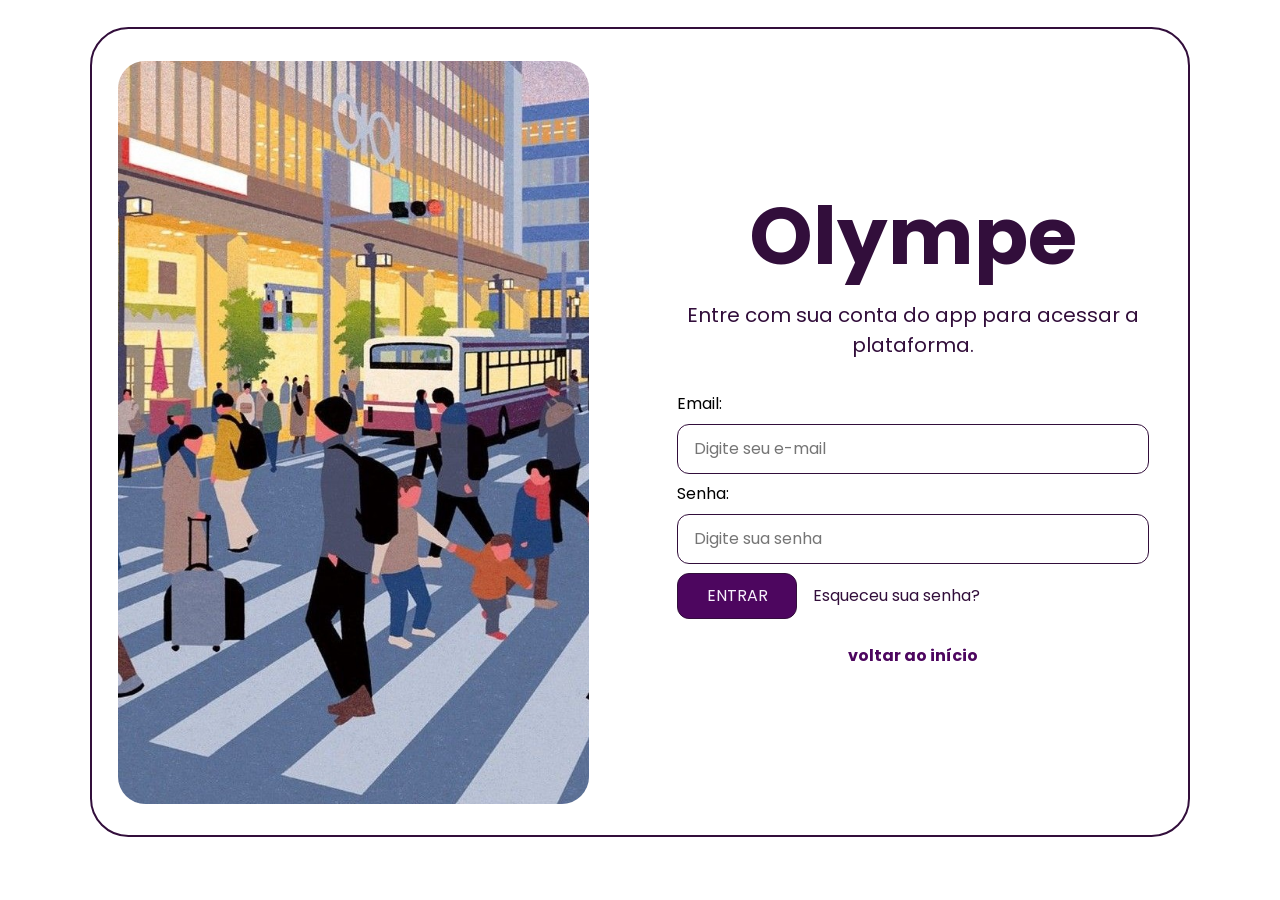
<file: view/denuncias-admin.html>
<!DOCTYPE html>
<html lang="pt-BR">
<head>
    <meta charset="UTF-8">
    <meta name="viewport" content="width=device-width, initial-scale=1.0">

    <title>Gerenciar denúncias | Olympe for Safe</title>

    <link rel="stylesheet" href="../css/style.css">
</head>

<body class="pagina-administrativa">

    <div class="layout-admin">

        <!-- SIDEBAR -->
        <aside class="sidebar-admin">

            <div class="logo-admin">
                OLYMPE<br>
                FOR SAFE
            </div>

            <nav class="menu-admin">

                <span class="titulo-menu-admin">
                    GERENCIAMENTO
                </span>

                <a href="funcionarios.html"
                   class="item-menu-admin">
                    Funcionários
                </a>

                <a href="denuncias-admin.html"
                   class="item-menu-admin ativo">
                    Denúncias
                </a>

                <a href="instituicoes.html"
                   class="item-menu-admin">
                    Instituições
                </a>

                <span class="titulo-menu-admin">
                    SITE
                </span>

                <a href="../index.html"
                   class="item-menu-admin">
                    Voltar para Home
                </a>

            </nav>

        </aside>

        <!-- CONTEÚDO -->
        <div class="conteudo-admin">

            <!-- CABEÇALHO -->
            <header class="cabecalho-admin">

                <div>
                    <h1 class="titulo-cabecalho-admin">
                        Gerenciamento de denúncias
                    </h1>

                    <p>
                        Acompanhe e gerencie as denúncias recebidas.
                    </p>
                </div>

                <div id="acesso">
                    <a href="../login.html">
                        Entrar
                    </a>
                </div>

            </header>

            <!-- ÁREA PRINCIPAL -->
            <main class="pagina-equipe">

                <div class="painel-equipe">

                    <div class="barra-equipe">

                        <div>
                            <h2>Denúncias recebidas</h2>

                            <p>
                                Consulte, acompanhe e gerencie
                                as denúncias registradas na plataforma.
                            </p>
                        </div>

                    </div>

                    <!-- INDICADORES -->
                    <section class="resumo-denuncias">

                        <article class="card-resumo-denuncia">
                            <span>Total de denúncias</span>
                            <strong id="totalDenuncias">0</strong>
                        </article>

                        <article class="card-resumo-denuncia">
                            <span>Pendentes</span>
                            <strong id="totalPendentes">0</strong>
                        </article>

                        <article class="card-resumo-denuncia">
                            <span>Em análise</span>
                            <strong id="totalEmAnalise">0</strong>
                        </article>

                        <article class="card-resumo-denuncia">
                            <span>Resolvidas</span>
                            <strong id="totalResolvidas">0</strong>
                        </article>

                    </section>

                    <!-- PESQUISA E FILTROS -->
                    <section class="filtros-denuncias">

                        <input
                            type="search"
                            id="pesquisaDenuncias"
                            placeholder="Pesquisar denúncias..."
                        >

                        <select id="filtroStatus">
                            <option value="">Todos os status</option>
                            <option value="pendente">Pendente</option>
                            <option value="em_analise">Em análise</option>
                            <option value="resolvida">Resolvida</option>
                        </select>

                        <select id="filtroCategoria">
                            <option value="">Todas as categorias</option>
                        </select>

                        <button
                            type="button"
                            id="btnAtualizarDenuncias"
                            class="botao-equipe">
                            Atualizar lista
                        </button>

                    </section>

                    <!-- CONTADOR -->
                    <p id="contadorDenuncias">
                        Nenhuma denúncia carregada.
                    </p>

                    <!-- LISTA -->
                    <section
                        id="listaDenuncias"
                        class="lista-denuncias-admin">

                        <div class="estado-vazio-denuncias">
                            <h3>Denúncias</h3>

                            <p>
                                As denúncias aparecerão aqui
                                quando carregarmos os dados.
                            </p>
                        </div>

                    </section>

                </div>

            </main>

        </div>

    </div>

    <script src="../js/auth.js"></script>
    <script src="../js/menu-usuario.js"></script>
    <script src="../js/denuncias-admin.js"></script>

</body>
</html>
</file>
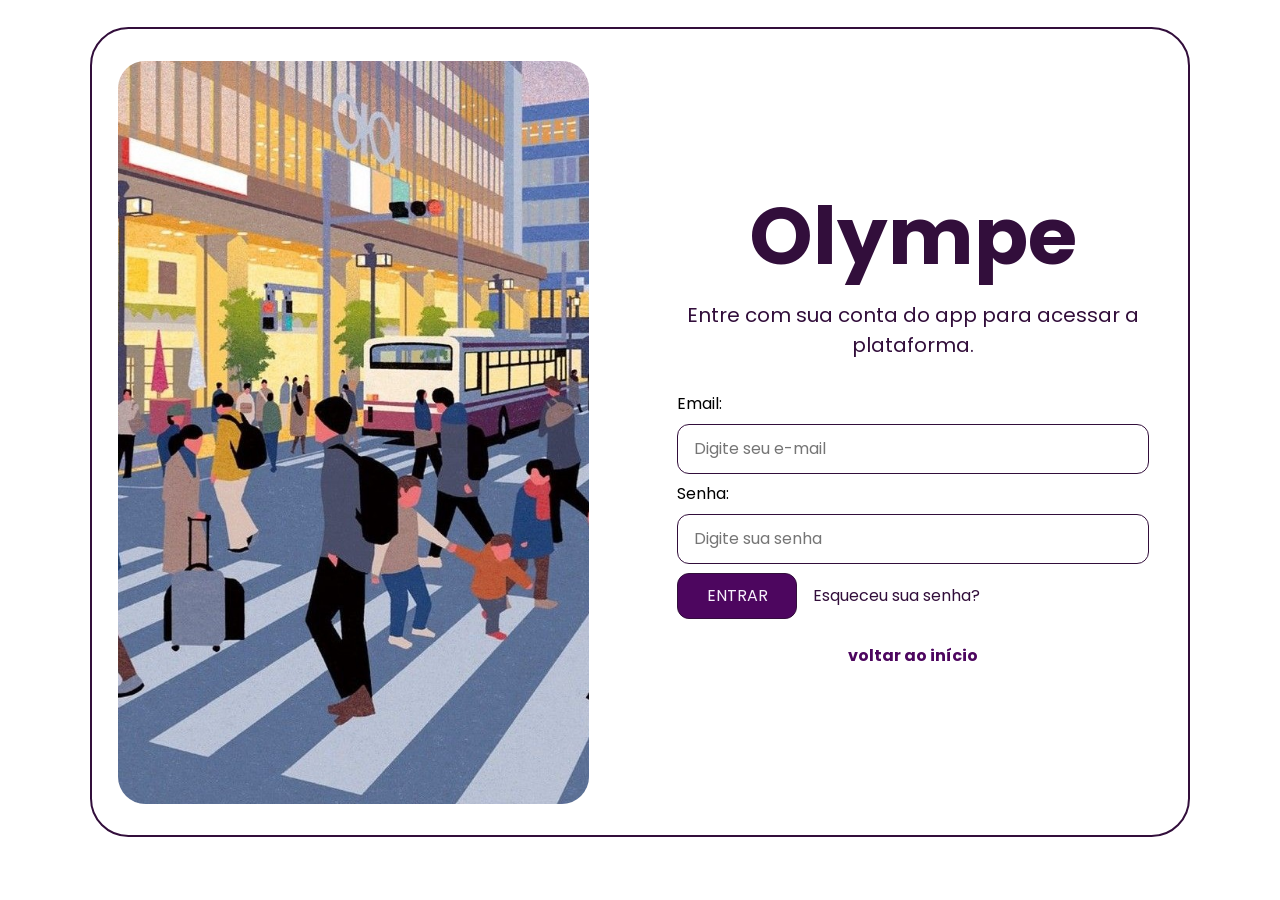
<file: view/funcionarios.html>
<!DOCTYPE html>
<html lang="pt-BR">
<head>
    <meta charset="UTF-8">
    <meta name="viewport" content="width=device-width, initial-scale=1.0">

    <title>Gerenciar equipe | Olympe for Safe</title>

    <link rel="stylesheet" href="../css/style.css">
</head>

<body class="pagina-administrativa">

    <div class="layout-admin">

        <!-- MENU LATERAL -->
        <aside class="sidebar-admin">

            <div class="logo-admin">
                <h2>OLYMPE<br>FOR SAFE</h2>
            </div>

            <nav class="menu-admin" aria-label="Menu administrativo">

                <p class="titulo-menu-admin">GERENCIAMENTO</p>

                <a href="funcionarios.html" class="item-menu-admin ativo">
                    <span>Funcionários</span>
                </a>

                <a href="denuncias-admin.html" class="item-menu-admin">
                    <span>Denúncias</span>
                </a>

                <a href="instituicoes.html" class="item-menu-admin">
                    <span>Instituições</span>
                </a>

                <p class="titulo-menu-admin">SITE</p>

                <a href="../index.html" class="item-menu-admin">
                    <span>Voltar para Home</span>
                </a>

            </nav>

        </aside>


        <!-- ÁREA PRINCIPAL -->
        <div class="conteudo-admin">

            <!-- CABEÇALHO -->
            <header class="cabecalho-admin">

                <div class="titulo-cabecalho-admin">
                    <h1>Gerenciamento de funcionários</h1>
                    <p>Gerencie os membros da equipe Olympe.</p>
                </div>

                <div id="acesso">
                    <a href="login.html" class="link-cabecalho">ACESSO</a>
                    <img src="../img/sol_detalhe.png" alt="" aria-hidden="true">
                </div>

            </header>


            <!-- CONTEÚDO DA PÁGINA -->
            <main class="pagina-equipe">

                <h2>Gerenciamento da equipe</h2>

                <p class="descricao-equipe">
                    Cadastre, consulte, edite e gerencie os membros da equipe.
                </p>


                <!-- LISTA DE MEMBROS -->
                <section class="painel-equipe">

                    <h2>Membros cadastrados</h2>

                    <div class="barra-equipe">

                        <input
                            type="search"
                            id="pesquisa-equipe"
                            placeholder="Pesquisar por nome, e-mail ou perfil..."
                            aria-label="Pesquisar membros da equipe"
                        >

                        <button
                            type="button"
                            id="botao-atualizar"
                            class="botao-equipe"
                        >
                            Atualizar lista
                        </button>

                    </div>

                    <p id="contador-equipe" class="contador-equipe"></p>

                    <div id="lista-equipe">
                        Carregando membros...
                    </div>

                    <p id="mensagem-lista" role="status"></p>

                </section>


                <!-- CADASTRO -->
                <section class="painel-equipe">

                    <h2>Cadastrar novo membro</h2>

                    <form id="form-equipe">

                        <div class="form-equipe">

                            <div class="campo-equipe">
                                <label for="nome-equipe">Nome completo</label>

                                <input
                                    type="text"
                                    id="nome-equipe"
                                    maxlength="90"
                                    required
                                >
                            </div>

                            <div class="campo-equipe">
                                <label for="idade-equipe">Idade</label>

                                <input
                                    type="number"
                                    id="idade-equipe"
                                    min="0"
                                    max="130"
                                >
                            </div>

                            <div class="campo-equipe">
                                <label for="email-equipe">E-mail</label>

                                <input
                                    type="email"
                                    id="email-equipe"
                                    maxlength="90"
                                    required
                                >
                            </div>

                            <div class="campo-equipe">
                                <label for="telefone-equipe">Telefone</label>

                                <input
                                    type="tel"
                                    id="telefone-equipe"
                                    maxlength="20"
                                    placeholder="+5511999999999"
                                    required
                                >
                            </div>

                            <div class="campo-equipe">
                                <label for="senha-equipe">Senha inicial</label>

                                <input
                                    type="password"
                                    id="senha-equipe"
                                    minlength="8"
                                    required
                                >
                            </div>

                            <div class="campo-equipe">
                                <label for="tipo-equipe">Perfil</label>

                                <select id="tipo-equipe" required>
                                    <option value="">Selecione</option>
                                    <option value="funcionario">Funcionário</option>
                                    <option value="administrador">Administrador</option>
                                </select>
                            </div>

                        </div>

                        <button
                            type="submit"
                            id="botao-cadastrar"
                            class="botao-equipe"
                        >
                            Cadastrar membro
                        </button>

                    </form>

                    <p id="mensagem-cadastro" role="status"></p>

                </section>


                <!-- MODAL DE EDIÇÃO -->
                <div
                    id="modal-edicao"
                    class="modal-edicao"
                    role="dialog"
                    aria-modal="true"
                    aria-labelledby="titulo-modal-edicao"
                >

                    <div class="conteudo-modal">

                        <div class="cabecalho-modal">

                            <h2 id="titulo-modal-edicao">Editar membro</h2>

                            <button
                                type="button"
                                id="fechar-modal"
                                class="botao-fechar-modal"
                                aria-label="Fechar janela"
                            >
                                x
                            </button>

                        </div>


                        <form id="form-edicao">

                            <input type="hidden" id="editar-cod">

                            <div class="form-edicao">

                                <div class="campo-equipe">
                                    <label for="editar-nome">Nome completo</label>

                                    <input
                                        type="text"
                                        id="editar-nome"
                                        maxlength="90"
                                        required
                                    >
                                </div>

                                <div class="campo-equipe">
                                    <label for="editar-idade">Idade</label>

                                    <input
                                        type="number"
                                        id="editar-idade"
                                        min="0"
                                        max="130"
                                    >
                                </div>

                                <div class="campo-equipe">
                                    <label for="editar-email">E-mail</label>

                                    <input
                                        type="email"
                                        id="editar-email"
                                        maxlength="90"
                                        required
                                    >
                                </div>

                                <div class="campo-equipe">
                                    <label for="editar-telefone">Telefone</label>

                                    <input
                                        type="tel"
                                        id="editar-telefone"
                                        maxlength="20"
                                        required
                                    >
                                </div>

                                <div class="campo-equipe">
                                    <label for="editar-tipo">Perfil</label>

                                    <select id="editar-tipo" required>
                                        <option value="funcionario">Funcionário</option>
                                        <option value="administrador">Administrador</option>
                                    </select>
                                </div>

                            </div>

                            <p id="mensagem-edicao" role="status"></p>

                            <div class="botoes-modal">

                                <button
                                    type="submit"
                                    id="botao-salvar-edicao"
                                    class="botao-equipe"
                                >
                                    Salvar alterações
                                </button>

                                <button
                                    type="button"
                                    id="cancelar-edicao"
                                    class="botao-cancelar"
                                >
                                    Cancelar
                                </button>

                            </div>

                        </form>

                    </div>

                </div>

            </main>

        </div>

    </div>


    <!-- SCRIPTS -->
    <script src="../js/auth.js"></script>
    <script src="../js/menu-usuario.js"></script>
    <script src="../js/funcionarios.js"></script>

</body>
</html>
</file>
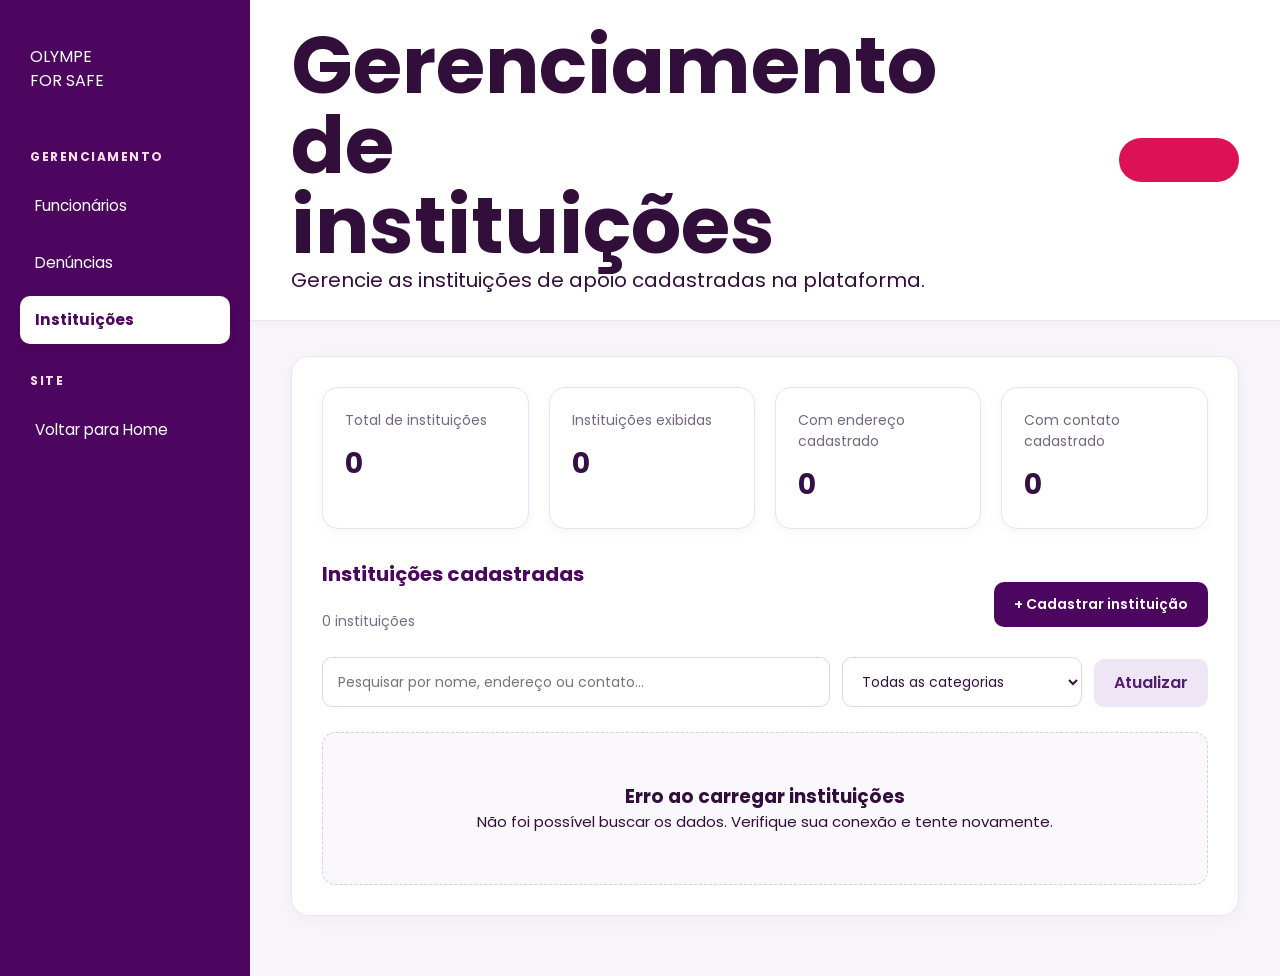
<file: view/instituicoes.html>
<!DOCTYPE html>
<html lang="pt-BR">
<head>
    <meta charset="UTF-8">
    <meta name="viewport" content="width=device-width, initial-scale=1.0">

    <title>Gerenciar instituições | Olympe for Safe</title>

    <link rel="stylesheet" href="../css/style.css">
</head>

<body class="pagina-administrativa">

    <div class="layout-admin">

        <!-- SIDEBAR -->
        <aside class="sidebar-admin">

            <div class="logo-admin">
                OLYMPE<br>
                FOR SAFE
            </div>

            <nav class="menu-admin">

                <span class="titulo-menu-admin">
                    GERENCIAMENTO
                </span>

                <a href="funcionarios.html"
                   class="item-menu-admin">
                    Funcionários
                </a>

                <a href="denuncias-admin.html"
                   class="item-menu-admin">
                    Denúncias
                </a>

                <a href="instituicoes.html"
                   class="item-menu-admin ativo">
                    Instituições
                </a>

                <span class="titulo-menu-admin">
                    SITE
                </span>

                <a href="../index.html"
                   class="item-menu-admin">
                    Voltar para Home
                </a>

            </nav>

        </aside>


        <!-- CONTEÚDO PRINCIPAL -->
        <main class="conteudo-admin">

            <!-- CABEÇALHO -->
            <header class="cabecalho-admin">

                <div>
                    <h1>Gerenciamento de instituições</h1>

                    <p>
                        Gerencie as instituições de apoio cadastradas na plataforma.
                    </p>
                </div>

                <div id="acesso"></div>

            </header>


            <!-- ÁREA DA PÁGINA -->
            <section class="pagina-equipe">

                <div class="painel-equipe">

                    <!-- RESUMO -->
                    <div class="resumo-instituicoes">

                        <div class="card-resumo-instituicao">
                            <span>Total de instituições</span>
                            <strong id="totalInstituicoes">0</strong>
                        </div>

                        <div class="card-resumo-instituicao">
                            <span>Instituições exibidas</span>
                            <strong id="instituicoesExibidas">0</strong>
                        </div>

                        <div class="card-resumo-instituicao">
                            <span>Com endereço cadastrado</span>
                            <strong id="instituicoesComEndereco">0</strong>
                        </div>

                        <div class="card-resumo-instituicao">
                            <span>Com contato cadastrado</span>
                            <strong id="instituicoesComContato">0</strong>
                        </div>

                    </div>


                    <!-- BARRA DE AÇÕES -->
                    <div class="barra-instituicoes">

                        <div class="titulo-lista-instituicoes">

                            <h2>Instituições cadastradas</h2>

                            <p id="contadorInstituicoes">
                                0 instituições
                            </p>

                        </div>

                        <button
                            type="button"
                            id="btnNovaInstituicao"
                            class="botao-equipe"
                        >
                            + Cadastrar instituição
                        </button>

                    </div>


                    <!-- PESQUISA E FILTROS -->
                    <div class="filtros-instituicoes">

                        <input
                            type="search"
                            id="pesquisaInstituicoes"
                            placeholder="Pesquisar por nome, endereço ou contato..."
                        >

                        <select id="filtroCategoriaInstituicao">

                            <option value="">
                                Todas as categorias
                            </option>

                        </select>

                        <button
                            type="button"
                            id="btnAtualizarInstituicoes"
                        >
                            Atualizar
                        </button>

                    </div>


                    <!-- LISTAGEM -->
                    <div
                        id="listaInstituicoes"
                        class="lista-instituicoes-admin"
                    >

                        <div class="estado-vazio-instituicoes">
                            <p>
                                As instituições cadastradas aparecerão aqui.
                            </p>
                        </div>

                    </div>

                </div>

            </section>

        </main>

    </div>



    <!-- MODAL DE CADASTRO DE INSTITUIÇÃO -->
    <div id="modalInstituicao" class="modal-admin" style="display: none;">

        <div class="modal-conteudo-admin">

            <div class="modal-cabecalho-admin">

                <h2 id="tituloModalInstituicao">
                    Cadastrar instituição
                </h2>

                <button
                    type="button"
                    id="btnFecharModalInstituicao"
                    class="btn-fechar-modal"
                >
                    x
                </button>

            </div>

            <form id="formInstituicao">

                <!-- DADOS DA INSTITUIÇÃO -->
                <div class="formulario-instituicao">

                    <label for="nomeInstituicao">
                        Nome da instituição *
                    </label>

                    <input
                        type="text"
                        id="nomeInstituicao"
                        name="nome"
                        maxlength="90"
                        required
                        placeholder="Nome da instituição"
                    >

                    <label for="descricaoInstituicao">
                        Descrição
                    </label>

                    <textarea
                        id="descricaoInstituicao"
                        name="descricao"
                        maxlength="300"
                        rows="4"
                        placeholder="Descreva os serviços oferecidos"
                    ></textarea>

                    <label for="imagemInstituicao">
                        Imagem da instituição
                    </label>

                    <input
                        type="file"
                        id="imagemInstituicao"
                        name="imagem"
                        accept="image/jpeg,image/png,image/jpg,image/webp"
                    >

                    <small>
                        Formatos JPG, PNG ou WEBP. Máximo de 5 MB.
                    </small>

                </div>

                <hr>

                
                <!-- ENDEREÇOS DA INSTITUIÇÃO -->
                <h3>Endereços e unidades</h3>

                <p class="texto-orientacao-endereco">
                    Cadastre todos os endereços e unidades desta instituição.
                    Você pode adicionar quantos precisar.
                </p>

                <div id="listaEnderecosInstituicao">

                    <!-- Os endereços serão adicionados pelo JavaScript -->

                </div>

                <button
                    type="button"
                    id="btnAdicionarEndereco"
                    class="btn-adicionar-endereco"
                >
                    + Adicionar endereço
                </button>


                <!-- MENSAGEM -->
                <div id="mensagemFormularioInstituicao"></div>

                <!-- BOTÕES -->
                <div class="modal-acoes-admin">

                    <button
                        type="button"
                        id="btnCancelarInstituicao"
                    >
                        Cancelar
                    </button>

                    <button
                        type="submit"
                        id="btnSalvarInstituicao"
                        class="btn-adicionar-equipe"
                    >
                        Salvar instituição
                    </button>

                </div>

            </form>

        </div>

    </div>



    <!-- SCRIPTS -->
    <script src="../js/auth.js"></script>
    <script src="../js/menu-usuario.js"></script>
    <script src="../js/instituicoes-admin.js"></script>

</body>
</html>
</file>
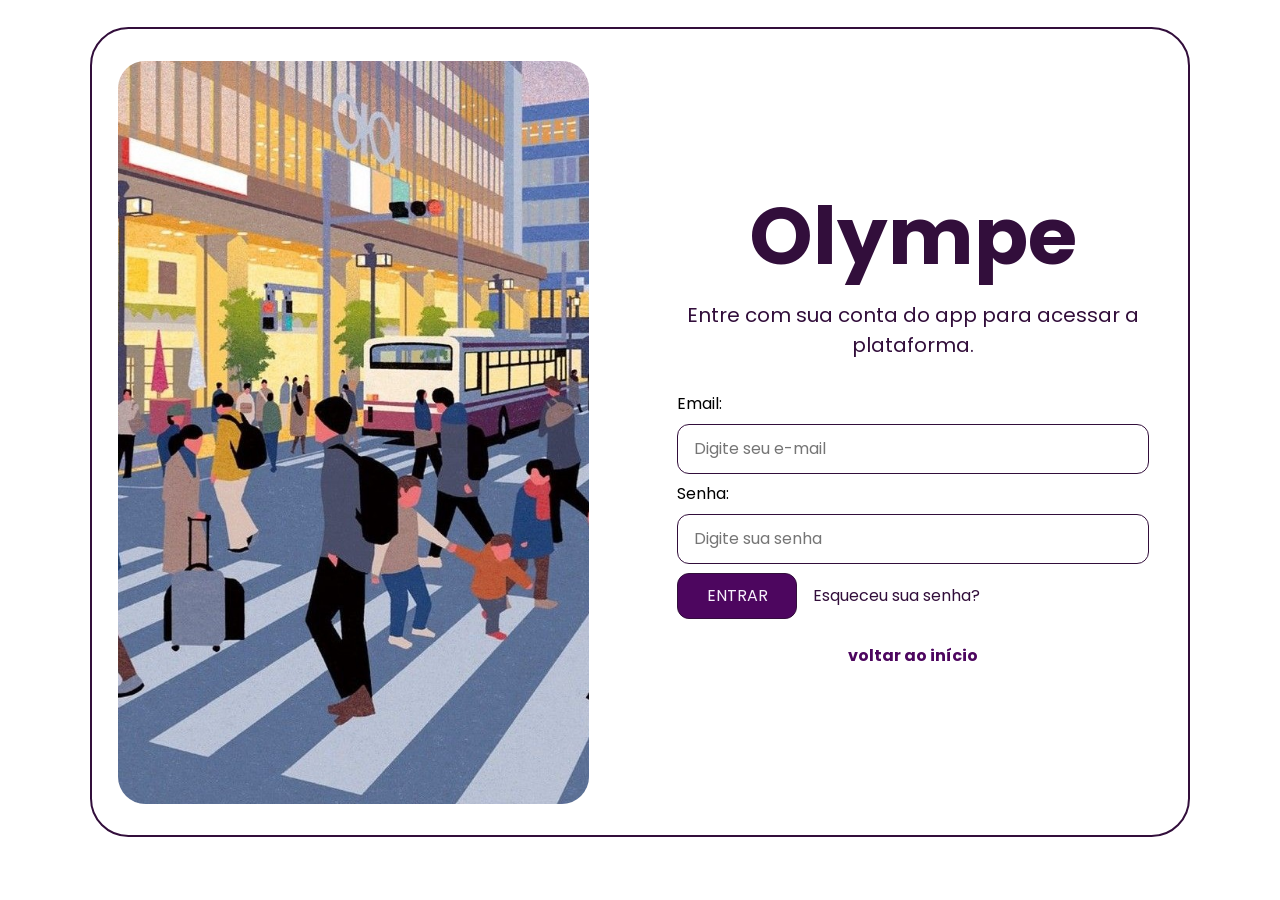
<file: view/login.html>
<!DOCTYPE html>
<html lang="pt-BR">
<head>
    <meta charset="UTF-8">
    <meta name="viewport" content="width=device-width, initial-scale=1.0">
    <link rel="stylesheet" href="../css/style.css">
    <title>Olympe - Acesso</title>
</head>
<body class="pagina-login">
    <main id="conteudo-login">
            <img src="../img/login.jpg" alt="Ilustração do projeto Olympe for Safe">
        <div id="formulario-login">
        <h1 class="titulo-formulario">Olympe</h1>
        <p class="texto-formulario">Entre com sua conta do app para acessar a plataforma.</p>

        <form action="https://olympe-api.onrender.com/api/login" method="POST" id="form-login">
            <label for="email">Email:</label> <br> <br>
            <input type="email" id="email" name="email" 
            placeholder="Digite seu e-mail" required> <br> <br>
            
            <label for="senha">Senha:</label> <br> <br>

            <input
                type="password"
                id="senha"
                name="senha"
                placeholder="Digite sua senha"
                required
            > <br> <br>

            <div>
                <button type="submit">ENTRAR</button>

            
                <a class="link-esqueceu-senha" href="recuperar-senha.html">
                    Esqueceu sua senha?
                </a>
            </div>

            <a href="../index.html" class="link-voltar">
                voltar ao início
            </a>

        </form>
        </div>
    </main>
    
    <script src="../js/auth.js"></script>
    <script src="../js/login.js"></script>
</body>
</html>
</file>
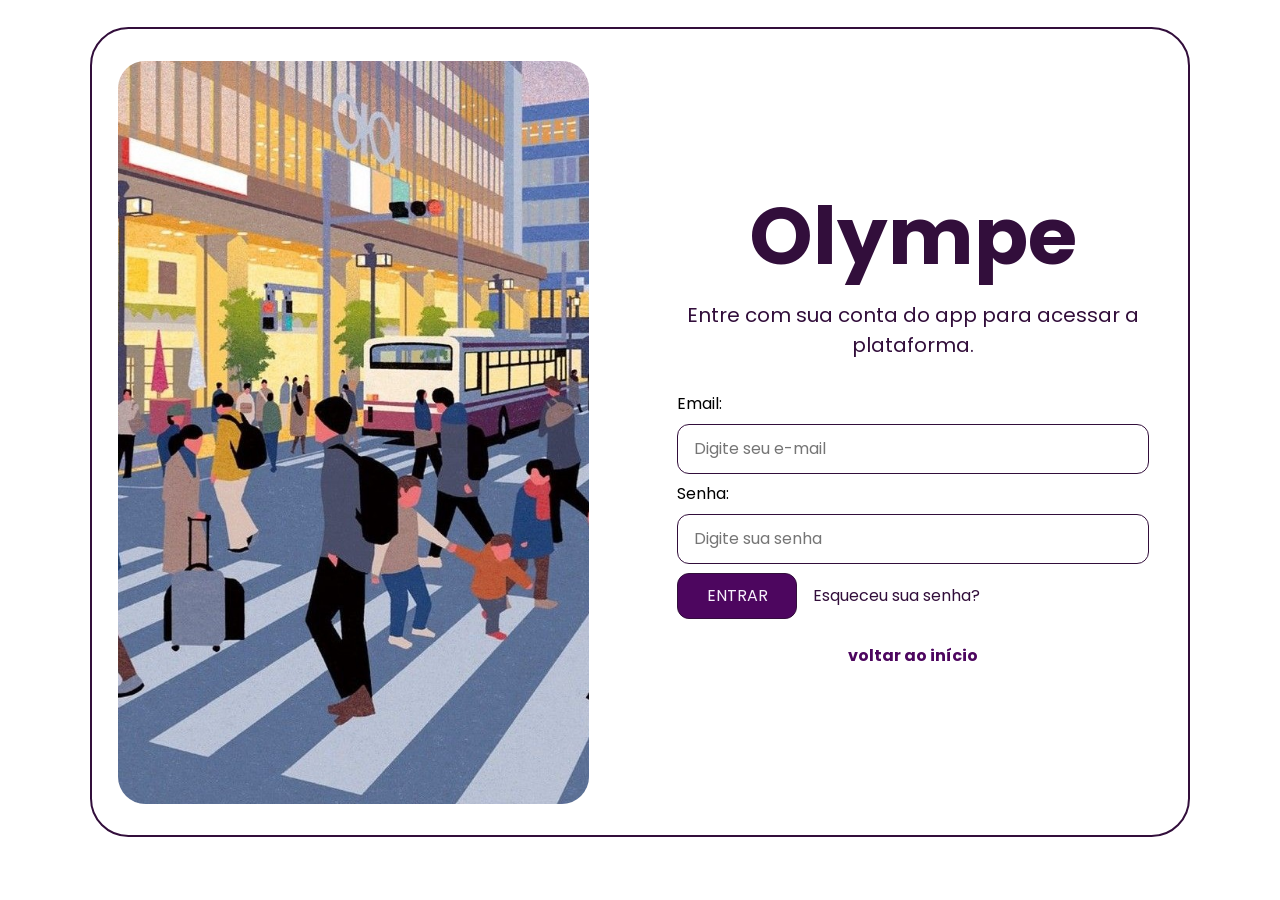
<file: view/minha-conta.html>
<!DOCTYPE html>
<html lang="pt-BR">
<head>
    <meta charset="UTF-8">
    <meta name="viewport" content="width=device-width, initial-scale=1.0">
    <link rel="stylesheet" href="../css/style.css">
    <title>Minha conta - Olympe</title>
</head>

<body class="pagina-conta">

    <header class="cabecalho-conta">
        <a href="../index.html" class="logo-conta">
            OLYMPE FOR SAFE
        </a>

        <a href="../index.html" class="voltar-conta">
            Voltar ao início
        </a>
    </header>

    <main class="conteudo-conta">

        <section class="card-conta">

            <h1>Minha conta</h1>

            <p class="descricao-conta">
                Consulte seus dados pessoais.
            </p>

            <div id="mensagem-conta" role="status"></div>

            <!-- VISUALIZAÇÃO DOS DADOS -->
            <div id="visualizacao-conta" hidden>

                <div class="dados-conta">
                    <div class="item-dado">
                        <strong>Nome completo</strong>
                        <p id="visual-nome"></p>
                    </div>

                    <div class="item-dado">
                        <strong>E-mail</strong>
                        <p id="visual-email"></p>
                    </div>

                    <div class="item-dado">
                        <strong>Telefone</strong>
                        <p id="visual-telefone"></p>
                    </div>
                </div>

                <button type="button" id="btn-editar-conta">
                    Editar dados
                </button>

            </div>

            <!-- FORMULÁRIO DE EDIÇÃO -->
            <form id="form-conta" hidden>

                <div class="campo-conta">
                    <label for="nome">Nome completo</label>
                    <input
                        type="text"
                        id="nome"
                        name="nome"
                        required
                        maxlength="90"
                    >
                </div>

                <div class="campo-conta">
                    <label for="email">E-mail</label>
                    <input
                        type="email"
                        id="email"
                        name="email"
                        required
                        maxlength="90"
                    >
                </div>

                <div class="campo-conta">
                    <label for="telefone">Telefone</label>
                    <input
                        type="tel"
                        id="telefone"
                        name="telefone"
                        required
                        maxlength="20"
                        placeholder="+5511999999999"
                    >
                    <small>
                        Utilize o formato internacional, incluindo o código do país.
                    </small>
                </div>

                <div class="botoes-conta">
                    <button type="submit" id="btn-salvar-conta">
                        Salvar alterações
                    </button>

                    <button type="button" id="btn-cancelar-edicao">
                        Cancelar
                    </button>
                </div>

            </form>

        </section>

    </main>

    <script src="../js/auth.js"></script>
    <script src="../js/minha-conta.js"></script>

</body>
</html>
</file>
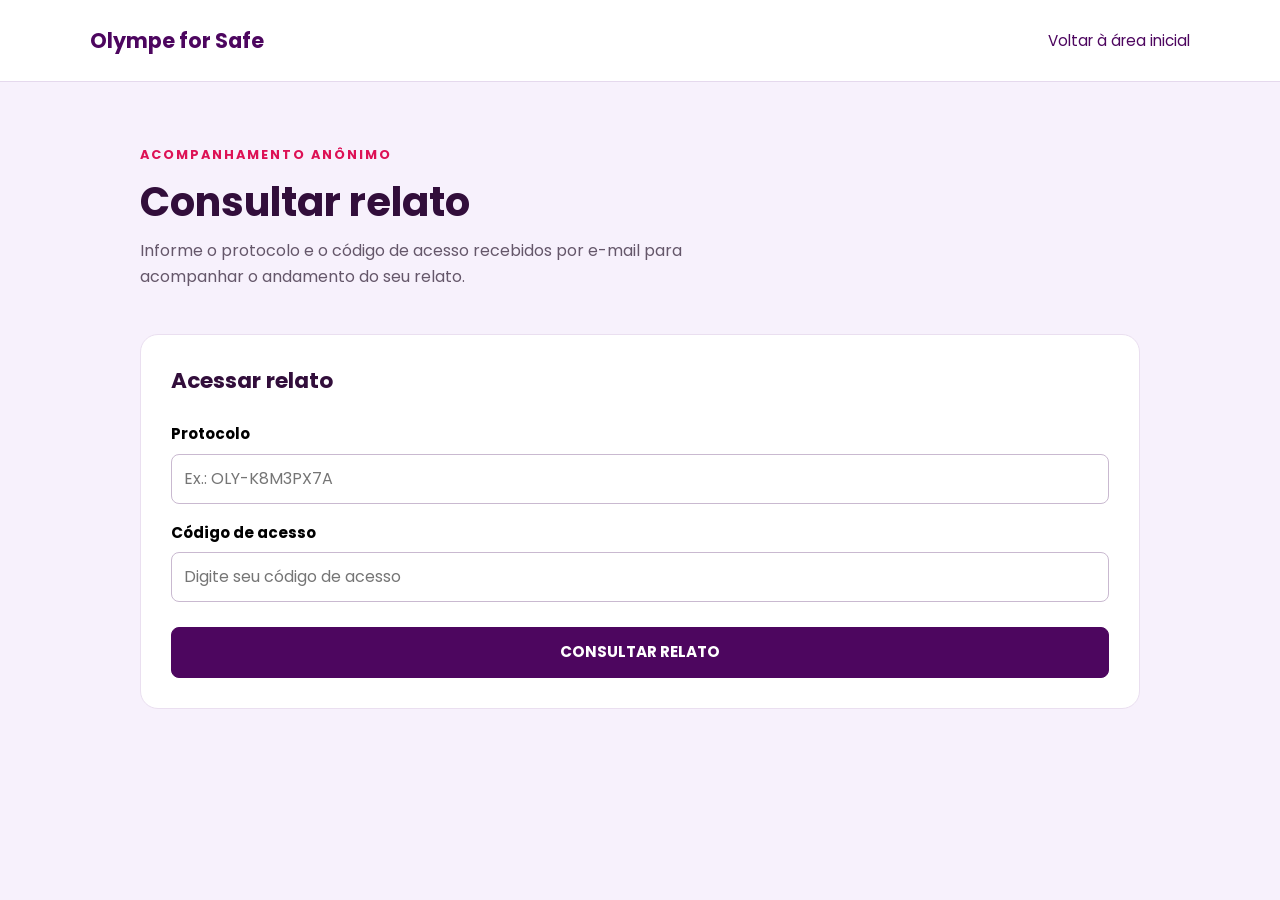
<file: view/minhas-denuncias.html>
<!DOCTYPE html>
<html lang="pt-BR">
<head>
    <meta charset="UTF-8">
    <meta name="viewport" content="width=device-width, initial-scale=1.0">

    <title>Consultar relato | Olympe for Safe</title>

    <link rel="stylesheet" href="../css/style.css">
</head>

<body class="pagina-denuncias">

    <header class="cabecalho-denuncias">
        <a href="../index.html" class="logo-denuncias">
            Olympe for Safe
        </a>

        <nav>
            <a href="../index.html">Voltar à área inicial</a>
        </nav>
    </header>

    <main class="conteudo-denuncias">

        <section class="introducao-denuncias">
            <span class="subtitulo-denuncias">
                ACOMPANHAMENTO ANÔNIMO
            </span>

            <h1>Consultar relato</h1>

            <p>
                Informe o protocolo e o código de acesso
                recebidos por e-mail para acompanhar
                o andamento do seu relato.
            </p>
        </section>

        <section class="lista-denuncias">

            <div class="titulo-lista-denuncias">
                <h2>Acessar relato</h2>
            </div>

            <form class="form-denuncia" id="form-consultar-denuncia">

                <div>
                    <label for="protocolo">
                        Protocolo
                    </label>

                    <input
                        type="text"
                        id="protocolo"
                        name="protocolo"
                        placeholder="Ex.: OLY-K8M3PX7A"
                        maxlength="20"
                        required
                    >
                </div>

                <div>
                    <label for="codigo_acesso">
                        Código de acesso
                    </label>

                    <input
                        type="text"
                        id="codigo_acesso"
                        name="codigo_acesso"
                        placeholder="Digite seu código de acesso"
                        maxlength="20"
                        required
                    >
                </div>

                <button
                    type="submit"
                    id="btn-consultar-denuncia"
                    class="btn-denuncia"
                >
                    CONSULTAR RELATO
                </button>

            </form>

            <div
                id="resultado-consulta"
                hidden
            ></div>

        </section>

    </main>

    <script src="../js/minhas-denuncias.js"></script>

</body>
</html>
</file>
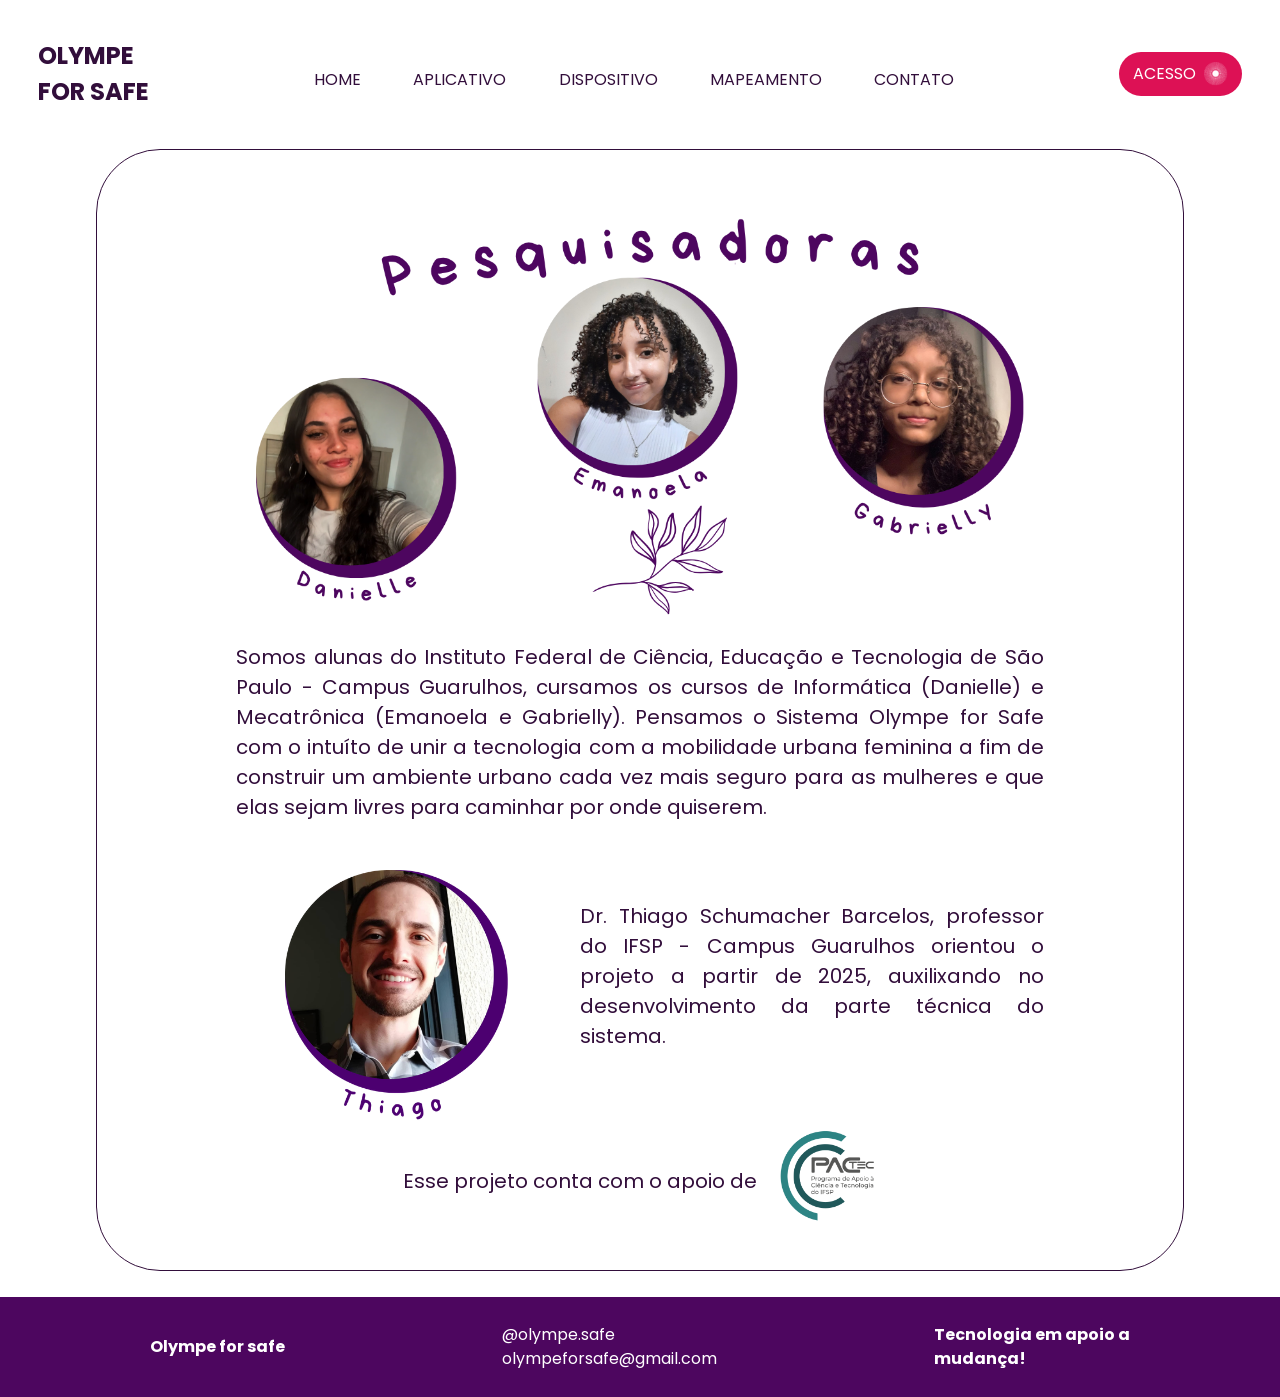
<file: view/olympe.html>
<!DOCTYPE html>
<html lang="pt-BR">
<head>
    <meta charset="UTF-8">
    <meta name="viewport" content="width=device-width, initial-scale=1.0">
    <link rel="stylesheet" href="../css/style.css">
    <title>Olympe - sobre nós</title>
</head>
<body>
    <div id="cabecalho">
        <h2>OLYMPE <br/>
            FOR SAFE</h2>
        <nav id="menu"> 
            <a href="../index.html" class="link-cabecalho">HOME</a>
            <a href="../index.html#aplicativo" class="link-cabecalho">APLICATIVO</a>
            <a href="../index.html#dispositivo" class="link-cabecalho">DISPOSITIVO</a>
            <a href="mapeamento.html" class="link-cabecalho">MAPEAMENTO</a>
            <a href="../index.html#contato" class="link-cabecalho">CONTATO</a>
        </nav>
        <div id="acesso">
            <a href="login.html" class="texto-claro link-cabecalho">ACESSO</a>
            <img src="../img/sol_detalhe.png" alt="detalhe">
        </div>
    </div>
    <section id="olympe-conteudo">
    <img src="../img/pesquisadoras.png" 
    class="imagem-pesquisadoras"
    alt="apresentação das pesquisadoras do projeto: 
    Danielle, Emanoela e Gabrielly.">

    <p>Somos alunas do Instituto Federal de Ciência, Educação e Tecnologia
    de São Paulo - Campus Guarulhos, cursamos os cursos de Informática 
    (Danielle) e Mecatrônica (Emanoela e Gabrielly). Pensamos o Sistema
    Olympe for Safe com o intuíto de unir a tecnologia com a mobilidade
    urbana feminina a fim de construir um ambiente urbano cada vez mais
    seguro para as mulheres e que elas sejam livres para caminhar por 
    onde quiserem.</p>
    
    <div class="linha-orientador">
    <img src="../img/orientador.png" class="imagem-orientador" alt="Professor orientador do projeto">

    <p class="texto-orientador">Dr. Thiago Schumacher Barcelos, professor do IFSP - Campus Guarulhos 
    orientou o projeto a partir de 2025, auxilixando no desenvolvimento da 
    parte técnica do sistema.
    </p>
    </div>

    <div class="linha-apoio">
        <p>Esse projeto conta com o apoio de</p>
        <img class="imagem-pactec" src="../img/pactec.png" alt="Pactec, programa que financiou o projeto">
    </div>

    </section>
    <footer>
        <h6>Olympe for safe</h6>
        <div id="contato">
            <p>@olympe.safe</p>
            <p>olympeforsafe@gmail.com</p>
        </div>
        <h6>Tecnologia em apoio a <br/> mudança!</h6>
    </footer>
</body>
</html>
</file>
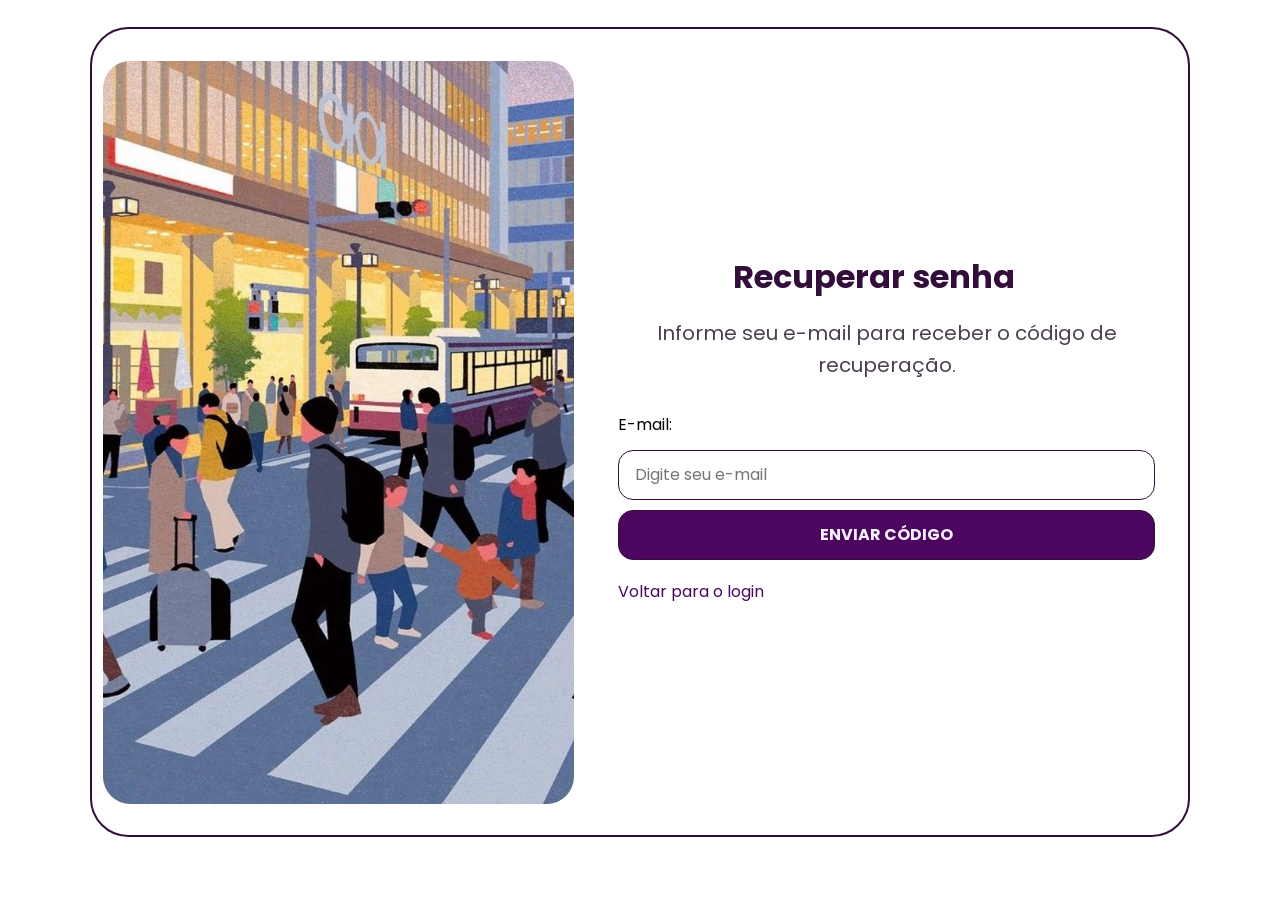
<file: view/recuperar-senha.html>
<!DOCTYPE html>
<html lang="pt-BR">
<head>
    <meta charset="UTF-8">
    <meta name="viewport" content="width=device-width, initial-scale=1.0">

    <link rel="stylesheet" href="../css/style.css">

    <title>Olympe - Recuperar senha</title>
</head>

<body class="pagina-login pagina-recuperacao">

    <main id="conteudo-login">

        <img src="../img/login.jpg" alt="Olympe for Safe">

        <div id="formulario-login">

            <!-- ETAPA 1: SOLICITAR CÓDIGO -->
            <section id="etapa-email">

                <h1 class="titulo-formulario">
                    Recuperar senha
                </h1>

                <p class="texto-formulario">
                    Informe seu e-mail para receber o código de recuperação.
                </p>

                <form id="form-email">

                    <label for="email-recuperacao">E-mail:</label>
                    <br><br>

                    <input
                        type="email"
                        id="email-recuperacao"
                        placeholder="Digite seu e-mail"
                        required
                    >

                    <br><br>

                    <button type="submit">ENVIAR CÓDIGO</button>

                </form>

                <p id="mensagem-email"></p>

                <div class="centralizado margem-topo">
                    <a href="login.html">Voltar para o login</a>
                </div>

            </section>


            <!-- ETAPA 2: VERIFICAR CÓDIGO -->
            <section id="etapa-codigo" hidden>

                <h1 class="titulo-formulario">
                    Verificar código
                </h1>

                <p class="texto-formulario">
                    Enviamos um código de 6 dígitos para seu e-mail.
                    Digite-o abaixo para continuar.
                </p>

                <form id="form-codigo">

                    <label for="codigo-recuperacao">
                        Código de verificação:
                    </label>

                    <br><br>

                    <input
                        type="text"
                        id="codigo-recuperacao"
                        placeholder="Digite o código"
                        maxlength="6"
                        inputmode="numeric"
                        autocomplete="one-time-code"
                        required
                    >

                    <br><br>

                    <button type="submit">VERIFICAR CÓDIGO</button>

                </form>

                <p id="mensagem-codigo"></p>

                <div class="centralizado margem-topo">

                    <button type="button" id="voltar-email">
                        VOLTAR
                    </button>

                    <br><br>

                    <button type="button" id="reenviar-codigo">
                        REENVIAR CÓDIGO
                    </button>

                </div>

            </section>


            <!-- ETAPA 3: NOVA SENHA -->
            <section id="etapa-senha" hidden>

                <h1 class="titulo-formulario">
                    Nova senha
                </h1>

                <p class="texto-formulario">
                    Crie uma nova senha para acessar sua conta.
                </p>

                <form id="form-senha">

                    <label for="nova-senha">Nova senha:</label>

                    <br><br>

                    <input
                        type="password"
                        id="nova-senha"
                        placeholder="Digite sua nova senha"
                        minlength="8"
                        required
                    >

                    <br><br>

                    <label for="confirmar-senha">
                        Confirmar nova senha:
                    </label>

                    <br><br>

                    <input
                        type="password"
                        id="confirmar-senha"
                        placeholder="Confirme sua nova senha"
                        minlength="8"
                        required
                    >

                    <br><br>

                    <button type="submit">ALTERAR SENHA</button>

                </form>

                <p id="mensagem-senha"></p>

            </section>

        </div>

    </main>

    <script src="../js/recuperar-senha.js"></script>

</body>
</html>
</file>
<file: css/style.css>
/*ELEMENTOS GERAIS*/ 
@import url('https://fonts.googleapis.com/css2?family=Poppins:wght@400;500;600;700;800&display=swap');
* {
    font-family: 'Poppins', sans-serif;
    margin: 0;
}
html {
  scroll-behavior: smooth;
}
body{
    background-color: #ffffff;
}
h1,h2, h3, h5, p {
    color: #320e3b;
}
h4 {
    color: #45106b;
    font-size: 2.5rem;
    font-weight: 800;
}
h1 {
    font-size: 5rem;
    width: 40vw;
    line-height: 1;
}
a {
    text-decoration: none;
    color: #320e3b;
}
h5 {
    font-size: 1.25rem;
    position: relative;
    z-index: 4;
    padding-left: 5%;
}
p {
    font-size: 1.25rem;
}
button {
    margin-top: 2%;
}

/*SEÇÃO INÍCIO*/ 
#cabecalho {
    padding: 3%;
    display: flex;
    justify-content: space-between;
    gap: 20px;
}
#menu {
    margin-top: 1%;
    max-width: 50vw;
    display: flex;
    justify-content: space-between;
}
#acesso {
    width: 10vw;
    height: 6vh;
    background-color: #dd1155;
    display: flex;
    align-items: center;
    justify-content: space-evenly;
    border-radius: 5vw;
}
#texto-inicio {
    width: 30vw;
    font-size: 1.5rem;
}
#principal {
    padding: 3%;
    padding-left: 8%;
    background-image: url(../img/onda_detalhe.png);
    background-repeat: no-repeat;
    background-size: 20vw 60vh;
    background-position: 0 25vh;
    position: relative;
    height: 85vh;
}

#layout1 {
    position: absolute;
    background-color: #dd1155;
    width: 35vw;
    height: 50vh;
    right: 30vw;
    top: 20vh;
    z-index: 1;
    border-radius: 100vw 0vw 0vw 0vw;
}
#layout2 {
    background-color: #8f1eae;
    width: 40vw;
    height: 90vh;
    right: 0vw;
    top: -20vh;
    z-index: 2;
    border-radius: 100vw 100vw 0vw 0vw;
    position: absolute;
}
#shape_app {
    position: absolute;
    width: 55vw;
    height: 70vh;
    right: 0;
    top: 15vh;
}
#img1_inicio {
    z-index: 3;
    position: absolute;
    display: flex;
    right: 12vw;
    width: 30%;
}
#layout3 {
    position: absolute;
    z-index: 3;
    width: 10vw;
    height: 20vh;
    background-color: #f7f1fc;
    border-radius: 100vw;
    top: 25vh;
    right: 35vw;
    display: flex;
    flex-direction: column;
    justify-content: space-evenly;
    align-items: center;
}
#layout3 p{
    text-align: center;
}

/*SEÇÃO SOBRE*/

#sobre {
    position: relative;
    z-index: 4;
    background-color: #ffffff;
    display: flex;
    flex-direction: column;
    justify-self: center;
    width: 80%;
    border: #320e3b 1px solid;
    border-radius: 5vh;
    top: 8vh;
}
#conteudo_sobre {
    display: flex;
}
#conteudo_sobre p {
    width: 50%;
    text-align: justify;
    padding: 5%;
}
#conteudo_sobre img {
    width: 30vw;
    right: 5vw;
    top: 10vh;
}

/*FUNCIONAMENTO DO APP*/

#telas {
    display: flex;
    justify-content: center;
    align-items: stretch;
    gap: 3%;
}
.btn-telas{
    width: 18vw;
    height: 50vh;
    border-radius: 10%;
    border: none;
    background-color: #ffff;
    box-shadow: 0 12px 30px rgba(35, 20, 60, 0.13);
    transition: transform 0.3s ease,
                box-shadow 0.3s ease;
    box-sizing: border-box;
}
.btn-telas:hover {
    transform: translateY(-7px);
    box-shadow: 0 18px 35px rgba(35, 20, 60, 0.17);
}
.btn-telas p {
    width: 90%;
    justify-self: center;
    text-align: center;
    padding: 0%;
}
.icon-box {
    padding: 10%;
    background-color: #f8f5fc;
    border-radius: 15%;

    display: flex;
    align-items: center;
    justify-self: center;

    margin: 15%;
}
h5 {
    text-align: center;
    padding: 10%;
}

/*EXPERIMENTE*/

/* SEÇÃO PRINCIPAL */
.experimente {
    width: 100%;
    padding: 90px 5%;
    position: relative;
    overflow: hidden;
    box-sizing: border-box;
}

/* DETALHES DO FUNDO */
.experimente::before {
    content: "";
    position: absolute;
    width: 400px;
    height: 400px;
    background: #e9d5f7;
    border-radius: 100%;
    left: -150px;
    opacity: 0.5;
}

.experimente::after {
    content: "";
    position: absolute;
    width: 350px;
    height: 350px;
    background: #e8c9f5;
    border-radius: 50%;
    bottom: 45vh;
    right: -100px;
    opacity: 0.5;
}

/* CABEÇALHO */
.experimente-header {
    text-align: center;
    position: relative;
    z-index: 2;
    margin-bottom: 50px;
}

.tag {
    display: inline-block;
    background: #ead9f5;
    color: #59359b;
    padding: 1vh 1.5vw;
    border-radius: 15vw;
    font-size: 0.85rem;
    font-weight: 700;
    margin-bottom: 2%;
}

.experimente-header h2 {
    color: #45106b;
    font-size: 2.5rem;
    font-weight: 800;
    margin: 0 0 12px;
}

.experimente-header p {
    color: #443653;
    font-size: 18px;
    max-width: 650px;
    margin: auto;
    line-height: 1.6;
}

/* ÁREA DOS CARDS */
.experimente-content {
    max-width: 1250px;
    margin: auto;
    display: flex;
    align-items: center;
    justify-content: center;
    gap: 25px;
    position: relative;
    z-index: 2;
}

/* CARDS */
.qr-card {
    background: rgba(255,255,255,0.95);
    border-radius: 30px;
    padding: 35px;
    flex: 1;
    min-width: 0;
    min-height: 390px;
    box-shadow: 0 12px 35px rgba(70,30,100,0.10);
    transition: 0.3s ease;
    box-sizing: border-box;
}

.qr-card:hover {
    transform: translateY(-6px);
    box-shadow: 0 18px 40px rgba(70,30,100,0.16);
}

/* INFORMAÇÕES DOS CARDS */
.qr-info {
    display: flex;
    align-items: center;
    gap: 20px;
    margin-bottom: 30px;
}

.qr-icon {
    width: 100px;
    height: 100px;
    flex-shrink: 0;
    background: #f0e2fa;
    color: #54117c;
    border-radius: 28px;
    display: flex;
    align-items: center;
    justify-content: center;
    font-size: 55px;
    font-weight: 700;
}

.qr-info h3 {
    color: #40105e;
    font-size: 25px;
    margin: 0 0 8px;
    font-weight: 700;
}

.qr-info p {
    color: #443653;
    font-size: 16px;
    line-height: 1.5;
    margin: 0;
}

/* ÁREA DOS QR CODES */
.qr-bottom {
    display: flex;
    align-items: center;
}

/* IMAGEM QR CODE */
.qr-image img {
    display: block;
    width: 12vw;
    height: 20vh;
    object-fit: contain;
}

/* PASSOS */
.qr-steps {
    border-left: 2px solid #e2c9f0;
    padding-left: 2vw;
}

.qr-steps p {
    color: #443653;
    font-size: 15px;
    line-height: 1.5;
    margin: 12px 0;
}

.qr-steps span {
    display: inline-flex;
    align-items: center;
    justify-content: center;
    width: 27px;
    height: 27px;
    border-radius: 50%;
    background: #9141c2;
    color: white;
    font-size: 13px;
    font-weight: 700;
    margin-right: 8px;
}

/* CELULAR DECORATIVO */
.phone-decoration {
    width: 13.5vw;
    height: 55vh;
    background: #21152d;
    border: 0.75vh solid #21152d;
    border-radius: 5vh;
    padding: 1vh;
    transform: rotate(8deg);
    box-shadow: 0 2vw 5vw rgba(40,10,60,0.25);
    flex-shrink: 0;
    box-sizing: border-box;
}

.phone-screen {
    width: 100%;
    height: 100%;
    background: linear-gradient(
        160deg,
        #fffaff,
        #f3e5fa
    );
    border-radius: 2vw;
    overflow: hidden;
    position: relative;
    display: flex;
    align-items: center;
    justify-content: center;
}

/* ONDAS DO CELULAR */
.phone-waves {
    position: absolute;
    bottom: 0;
    left: 0;
    width: 100%;
    height: 15vh;
    background: linear-gradient(
        135deg,
        #d65bb8,
        #9b4bc8,
        #d9a6ed
    );
    clip-path: polygon(
        0 40%, 30% 20%, 60% 50%,
        100% 15%, 100% 100%, 0 100%
    );
    opacity: 0.85;
}

/*DISPOSITIVO*/

#conteudo_dispositivo {
    display: flex;
    justify-content: space-evenly;
}
#texto_dispositivo {
    width: 30vw;
    text-align: justify;
    padding-top: 10%;
}
footer {
    bottom: 0;
    left: 0;
    width: 100%;
    height: 10vh;
    z-index: 1000;
    background-color: #4d065f;
    display: flex;
    justify-content: space-around;
    align-items: center;
}
h6, footer p{
    font-size: 1rem;
    color: #ffffff;
}


/*TELA OLYMPE*/

#olympe-conteudo {
    width: 85vw;
    display: flex;
    flex-direction: column;
    justify-self: center;
    align-items: center;
    border-radius: 5vw;
    border: #320e3b solid 1px;
    margin-bottom: 2%;
}
#olympe-conteudo p {
    width: 80%;
    text-align: justify;
}

/*TELA LOGIN*/
.pagina-login {
    background-color: #fff;
    margin: 2%;
    border: #320e3b 2px solid;
    display: flex;
    justify-self: center;
    border-radius: 3vw;
    width: 80vw;
    height: 90vh;
}

.pagina-login img {
    height: 85vh;
    width: 40vw;
    border-radius: 3vw;
    padding: 1%;
    
}
#conteudo-login {
    display: flex;
    justify-content: space-around;
}
#formulario-login input{
    border-radius: 2vw;
    background-color: #fff;
    width: 30vw;
    font-size: 1rem;
    padding: 2%;
    border: #320e3b solid 1px;
}
#formulario-login button {
    border-radius: 2vw;
    background-color: #4d065f;
    width: 8vw;
    font-size: 1rem;
    padding: 2%;
    border: #320e3b solid 1px;
    color: #f7f1fc;
    cursor: pointer;
}
#formulario-login {
    display: flex;
    flex-direction: column;
    align-items: center;
}


/* RECUPERAÇÃO DE SENHA */

.pagina-recuperacao {
    min-height: 90vh;
    height: auto;
    align-items: center;
}

.pagina-recuperacao #conteudo-login {
    width: 100%;
    align-items: center;
}

.pagina-recuperacao #conteudo-login img {
    object-fit: cover;
}

.pagina-recuperacao #formulario-login {
    width: 50%;
    padding: 3%;
    box-sizing: border-box;
}

.pagina-recuperacao #formulario-login section {
    width: 100%;
}

.pagina-recuperacao #formulario-login h1 {
    color: #320e3b;
    font-size: 2rem;
}

.pagina-recuperacao #formulario-login p {
    color: #4b4050;
    line-height: 1.6;
}

.pagina-recuperacao #formulario-login input {
    width: 100%;
    box-sizing: border-box;
    padding: 12px 16px;
    border-radius: 15px;
    margin-top: 5px;
    margin-bottom: 5px;
}

.pagina-recuperacao #formulario-login button {
    width: 100%;
    padding: 12px;
    border-radius: 15px;
    margin-top: 5px;
    margin-bottom: 5px;
    font-weight: bold;
    transition: 0.3s;
}

.pagina-recuperacao #formulario-login button:hover {
    background-color: #6b1680;
}

.pagina-recuperacao #formulario-login a {
    color: #4d065f;
    text-decoration: none;
}

.pagina-recuperacao #formulario-login a:hover {
    text-decoration: underline;
}

/* Mensagens */
.pagina-recuperacao #mensagem-email,
.pagina-recuperacao #mensagem-codigo,
.pagina-recuperacao #mensagem-senha {
    text-align: center;
    font-weight: bold;
    margin-top: 15px;
}

/* Responsividade para celulares */
@media (max-width: 768px) {

    .pagina-recuperacao {
        width: 95vw;
        height: auto;
        min-height: 90vh;
        margin: 2%;
        padding: 10px;
        box-sizing: border-box;
    }

    .pagina-recuperacao #conteudo-login {
        flex-direction: column;
        align-items: center;
    }

    .pagina-recuperacao #conteudo-login img {
        width: 90%;
        height: 30vh;
        padding: 0;
        border-radius: 20px;
    }

    .pagina-recuperacao #formulario-login {
        width: 100%;
        padding: 5%;
    }

    .pagina-recuperacao #formulario-login h1 {
        font-size: 1.6rem;
    }
}



/* TELA MINHAS DENÚNCIAS */

.pagina-denuncias {
    min-height: 100vh;
    background-color: #f7f1fc;
}

.cabecalho-denuncias {
    padding: 25px 7%;
    display: flex;
    justify-content: space-between;
    align-items: center;
    border-bottom: 1px solid #e5d9ed;
    background-color: #fff;
}

.logo-denuncias {
    font-size: 1.3rem;
    font-weight: bold;
    color: #4d065f;
}

.cabecalho-denuncias nav a {
    font-size: 0.95rem;
    color: #4d065f;
}

.cabecalho-denuncias nav a:hover {
    color: #dd1155;
}

.conteudo-denuncias {
    width: 85%;
    max-width: 1000px;
    margin: 60px auto;
}

.introducao-denuncias {
    margin-bottom: 45px;
}

.subtitulo-denuncias {
    color: #dd1155;
    font-size: 0.8rem;
    font-weight: bold;
    letter-spacing: 2px;
}

.introducao-denuncias h1 {
    width: 100%;
    font-size: 2.5rem;
    margin: 12px 0;
    line-height: 1.2;
}

.introducao-denuncias p {
    font-size: 1rem;
    line-height: 1.6;
    color: #65576a;
    max-width: 600px;
}

.lista-denuncias {
    background-color: #fff;
    border: 1px solid #eadff0;
    border-radius: 18px;
    padding: 30px;
}

.titulo-lista-denuncias {
    display: flex;
    justify-content: space-between;
    align-items: center;
    gap: 15px;
    margin-bottom: 25px;
}

.titulo-lista-denuncias h2 {
    font-size: 1.35rem;
}

#quantidade-denuncias {
    color: #806c88;
    font-size: 0.9rem;
}

.cartao-denuncia {
    border: 1px solid #eadff0;
    border-radius: 12px;
    padding: 22px;
    margin-bottom: 15px;
    transition: box-shadow 0.2s;
}

.cartao-denuncia:last-child {
    margin-bottom: 0;
}

.cartao-denuncia:hover {
    box-shadow: 0 4px 15px rgba(50, 14, 59, 0.08);
}

.cabecalho-cartao-denuncia {
    display: flex;
    justify-content: space-between;
    align-items: center;
    gap: 12px;
    margin-bottom: 15px;
}

.cabecalho-cartao-denuncia h3 {
    font-size: 1.1rem;
}

.status-denuncia {
    padding: 7px 12px;
    border-radius: 20px;
    font-size: 0.78rem;
    font-weight: bold;
    white-space: nowrap;
}

.status-pendente {
    color: #946000;
    background-color: #fff2cc;
}

.status-em-analise {
    color: #59429b;
    background-color: #eee8ff;
}

.status-resolvida {
    color: #247348;
    background-color: #e0f5e8;
}

.status-arquivada {
    color: #65576a;
    background-color: #eee9f0;
}

.informacao-denuncia {
    color: #65576a;
    font-size: 0.95rem;
    line-height: 1.7;
    margin-bottom: 5px;
    overflow-wrap: anywhere;
}

.informacao-denuncia strong {
    color: #320e3b;
}

.mensagem-vazia,
.mensagem-carregamento {
    text-align: center;
    color: #806c88;
    font-size: 1rem;
    padding: 30px 10px;
    line-height: 1.6;
}


/* MENU DA CONTA DA USUÁRIA AUTENTICADA */
#acesso.acesso-logado {
    position: relative;
    width: auto;
    min-width: 10vw;
    padding: 0 1.2rem;
    gap: 0.8rem;
}
.menu-conta {
    position: relative;
    color: #fff;
}
.menu-conta summary {
    color: #fff;
    cursor: pointer;
    list-style: none;
    font-weight: 600;
    white-space: nowrap;
}
.menu-conta summary::-webkit-details-marker { display: none; }
.menu-conta summary::after { content: ' ▾'; font-size: 0.8em; }
.opcoes-conta {
    position: absolute;
    z-index: 20;
    top: calc(100% + 0.8rem);
    right: 0;
    min-width: 180px;
    padding: 0.45rem;
    display: flex;
    flex-direction: column;
    background: #fff;
    border-radius: 12px;
    box-shadow: 0 8px 24px rgba(50, 14, 59, 0.18);
}
.opcoes-conta a, .opcoes-conta button {
    display: block;
    padding: 0.7rem 0.8rem;
    border: 0;
    border-radius: 8px;
    background: transparent;
    color: #320e3b;
    text-align: left;
    text-decoration: none;
    font: inherit;
    cursor: pointer;
}
.opcoes-conta a:hover, .opcoes-conta button:hover {
    background: #f8eaf1;
}

img {
    max-width: 100%;
    height: auto;
}

#sobre,
#olympe-conteudo,
.pagina-login {
    margin-left: auto;
    margin-right: auto;
}

#sobre {
    justify-self: auto;
}

#olympe-conteudo {
    justify-self: auto;
}

#conteudo_sobre {
    align-items: center;
    justify-content: center;
    gap: 2rem;
}

#conteudo_sobre img {
    display: block;
    object-fit: contain;
    margin: auto;
}

#telas {
    flex-wrap: wrap;
    align-items: stretch;
}

.btn-telas {
    display: flex;
    flex-direction: column;
    align-items: center;
    justify-content: flex-start;
}

.btn-telas p {
    margin: 0 auto;
}

.icon-box {
    display: block;
    width: min(10vw, 150px);
    height: auto;
    box-sizing: border-box;
    margin: 1.5rem auto;
}

#aplicativo > a {
    margin-left: auto;
    margin-right: auto;
    justify-content: center;
    box-sizing: border-box;
}

#conteudo_dispositivo {
    align-items: center;
    gap: 3rem;
}

#texto_dispositivo {
    box-sizing: border-box;
}

.experimente-content {
    flex-wrap: wrap;
}

.qr-card {
    min-width: 280px;
}

.qr-bottom {
    gap: 1rem;
    justify-content: center;
}

.qr-image img {
    width: clamp(110px, 12vw, 190px);
    height: auto;
    aspect-ratio: 1 / 1;
}

.phone-decoration {
    width: clamp(150px, 13.5vw, 230px);
}

footer {
    box-sizing: border-box;
    padding: 1rem 3%;
    height: auto;
    min-height: 10vh;
}

/* MENU DINÂMICO DA USUÁRIA */

#menu-usuario {
    position: relative;
    display: flex;
    align-items: center;
    justify-content: center;
    width: 100%;
}

#link-acesso {
    color: #ffffff;
}

#btn-menu-usuario {
    border: none;
    background: transparent;
    color: #ffffff;
    font-family: inherit;
    font-size: 1rem;
    font-weight: bold;
    cursor: pointer;
    display: flex;
    align-items: center;
    gap: 8px;
}

.seta-menu {
    font-size: 0.7rem;
}

#dropdown-usuario {
    position: absolute;
    top: calc(100% + 12px);
    right: 0;
    width: 220px;
    background-color: #ffffff;
    border-radius: 12px;
    box-shadow: 0 4px 15px rgba(0, 0, 0, 0.15);
    overflow: hidden;
    z-index: 1000;
    display: flex;
    flex-direction: column;
}

#dropdown-usuario a,
#dropdown-usuario button {
    display: block;
    padding: 14px 16px;
    text-decoration: none;
    color: #333333;
    background-color: #ffffff;
    border: none;
    text-align: left;
    font-family: inherit;
    font-size: 0.95rem;
    cursor: pointer;
    width: 100%;
}

#dropdown-usuario a:hover,
#dropdown-usuario button:hover {
    background-color: #fce4ec;
    color: #dd1155;
}

#dropdown-usuario button {
    border-top: 1px solid #eeeeee;
    color: #dd1155;
    font-weight: bold;
}

/* Respeita o atributo hidden */
#btn-menu-usuario[hidden],
#dropdown-usuario[hidden] {
    display: none !important;
}




/* Minha conta - visualização e edição */

.pagina-conta [hidden] {
    display: none !important;
}

.dados-conta {
    display: flex;
    flex-direction: column;
    gap: 20px;
    margin: 25px 0;
}

.item-dado {
    padding-bottom: 12px;
    border-bottom: 1px solid #e5e5e5;
}

.item-dado strong {
    display: block;
    margin-bottom: 6px;
    color: #666;
    font-size: 14px;
}

.item-dado p {
    margin: 0;
    font-size: 16px;
    color: #333;
    overflow-wrap: anywhere;
}

.botoes-conta {
    display: flex;
    flex-wrap: wrap;
    gap: 12px;
    margin-top: 20px;
}

.botoes-conta button {
    flex: 1;
    min-width: 130px;
}

#btn-cancelar-edicao {
    background: #eeeeee;
    color: #333333;
}

#mensagem-conta {
    margin: 15px 0;
    overflow-wrap: anywhere;
}

#mensagem-conta:empty {
    display: none;
}

.mensagem-sucesso {
    color: #237a3b;
    padding: 10px 0;
}

.mensagem-erro {
    color: #b42318;
    padding: 10px 0;
}

@media (max-width: 480px) {
    .botoes-conta {
        flex-direction: column;
    }

    .botoes-conta button {
        width: 100%;
    }
}



/* ===== MINHA CONTA - ESTRUTURA DA PÁGINA ===== */

body.pagina-conta {
    min-height: 100vh;
    margin: 0;
    background: #f8f5fa;
    font-family: Arial, sans-serif;
    color: #35103f;
}

.pagina-conta .cabecalho-conta {
    display: flex;
    justify-content: space-between;
    align-items: center;
    padding: 22px 6%;
    background: #ffffff;
    box-shadow: 0 2px 8px rgba(0, 0, 0, 0.06);
}

.pagina-conta .logo-conta {
    text-decoration: none;
    color: #35103f;
    font-size: 20px;
    font-weight: bold;
}

.pagina-conta .voltar-conta {
    text-decoration: none;
    color: #35103f;
    font-size: 15px;
}

.pagina-conta .conteudo-conta {
    width: 100%;
    max-width: 650px;
    margin: 50px auto;
    padding: 0 20px;
    box-sizing: border-box;
}

.pagina-conta .card-conta {
    background: #ffffff;
    padding: 35px;
    border-radius: 18px;
    box-shadow: 0 5px 25px rgba(53, 16, 63, 0.08);
}

.pagina-conta .card-conta h1 {
    font-size: 32px;
    margin: 0 0 12px;
}

.pagina-conta .descricao-conta {
    font-size: 16px;
    margin: 0 0 25px;
    color: #6d5b72;
}

.pagina-conta .campo-conta {
    display: flex;
    flex-direction: column;
    gap: 8px;
    margin-bottom: 20px;
}

.pagina-conta .campo-conta label {
    font-weight: bold;
    font-size: 15px;
}

.pagina-conta .campo-conta input {
    width: 100%;
    box-sizing: border-box;
    padding: 12px;
    border: 1px solid #d8cbdc;
    border-radius: 8px;
    font-size: 16px;
}

.pagina-conta .campo-conta small {
    color: #777;
}

.pagina-conta .card-conta button {
    cursor: pointer;
    border: none;
    border-radius: 8px;
    padding: 13px 20px;
    background: #531b60;
    color: white;
    font-size: 16px;
}

.pagina-conta .card-conta button:hover {
    background: #702980;
}

.pagina-conta .card-conta button:disabled {
    opacity: 0.6;
    cursor: wait;
}

.pagina-conta #btn-cancelar-edicao {
    background: #e9e2ec;
    color: #35103f;
}

.pagina-conta #btn-cancelar-edicao:hover {
    background: #d9cddd;
}

.pagina-conta .botoes-conta {
    display: flex;
    gap: 12px;
}

.pagina-conta .botoes-conta button {
    flex: 1;
}

@media (max-width: 600px) {
    .pagina-conta .cabecalho-conta {
        padding: 18px 5%;
        gap: 15px;
    }

    .pagina-conta .logo-conta {
        font-size: 16px;
    }

    .pagina-conta .conteudo-conta {
        margin: 25px auto;
    }

    .pagina-conta .card-conta {
        padding: 24px 20px;
    }

    .pagina-conta .card-conta h1 {
        font-size: 27px;
    }

    .pagina-conta .botoes-conta {
        flex-direction: column;
    }
}



/* ===================================== */
/* MAPEAMENTO COLABORATIVO - OLYMPE     */
/* ===================================== */

.pagina-mapeamento {
    margin: 0;
    padding: 35px 4%;
    background: #ffffff;
    color: #320e3b;
    font-family: Arial, sans-serif;
}

#conteudo-mapeamento {
    width: 100%;
    max-width: 1250px;
    margin: auto;
}

/* Cabeçalho */

.cabecalho-mapeamento {
    text-align: center;
    margin-bottom: 25px;
}

.cabecalho-mapeamento h1 {
    width: 100%;
    font-size: 2.6rem;
    color: #320e3b;
    margin: 0 0 8px;
}

.cabecalho-mapeamento h2 {
    font-size: 1.5rem;
    color: #4d065f;
    margin: 0 0 15px;
}

.cabecalho-mapeamento p {
    font-size: 1.05rem;
    line-height: 1.6;
    max-width: 750px;
    margin: auto;
}

/* Aviso */

.aviso-anonimato {
    padding: 18px 22px;
    margin-bottom: 25px;
    border: 1px solid #d8c7df;
    border-left: 4px solid #4d065f;
    border-radius: 10px;
    background-color: #ffffff;
    line-height: 1.6;
}

.aviso-anonimato strong {
    display: block;
    color: #4d065f;
    margin-bottom: 8px;
}

.aviso-anonimato p {
    margin: 7px 0;
}

/* Duas folhas */

.folhas-mapeamento {
    display: grid;
    grid-template-columns: 1fr 1fr;
    gap: 25px;
    align-items: stretch;
}

.folha {
    background-color: #ffffff;
    border: 1px solid #d8c7df;
    border-radius: 12px;
    padding: 28px;
    min-width: 0;
    box-sizing: border-box;
}

.folha h3 {
    font-size: 1.35rem;
    color: #4d065f;
    margin: 0 0 25px;
    padding-bottom: 12px;
    border-bottom: 1px solid #e6dce9;
}

/* Campos */

.form-denuncia label {
    display: block;
    font-weight: bold;
    font-size: 0.95rem;
    margin: 18px 0 8px;
}

.form-denuncia input[type="text"],
.form-denuncia input[type="date"],
.form-denuncia input[type="email"],
.form-denuncia select,
.form-denuncia textarea {
    width: 100%;
    box-sizing: border-box;
    padding: 12px;
    border: 1px solid #c9b9d0;
    border-radius: 8px;
    background: #ffffff;
    color: #320e3b;
    font-size: 1rem;
    font-family: inherit;
}

.form-denuncia textarea {
    min-height: 180px;
    resize: vertical;
}

.form-denuncia input:focus,
.form-denuncia select:focus,
.form-denuncia textarea:focus {
    outline: none;
    border-color: #4d065f;
    box-shadow: 0 0 0 2px rgba(77, 6, 95, 0.1);
}

.aviso-privacidade {
    display: block;
    margin-top: 8px;
    font-size: 12px;
    line-height: 1.5;
    color: #666;
}

/* Botão de buscar endereço */
.btn-buscar {
    display: inline-flex;
    align-items: center;
    justify-content: center;

    width: 46px;
    height: 46px;

    border: none;
    border-radius: 8px;

    background-color: #2878e8;
    color: #fff;

    cursor: pointer;
    transition: background-color 0.2s ease;
}

.btn-buscar:hover {
    background-color: #1b5fc2;
}

.btn-buscar:focus-visible {
    outline: 2px solid #35104f;
    outline-offset: 3px;
}

.btn-buscar svg {
    width: 20px;
    height: 20px;
}

.busca-endereco {
    display: flex;
    gap: 8px;
    align-items: stretch;
}

.busca-endereco input {
    flex: 1;
    min-width: 0;
}

@media (max-width: 480px) {
    .busca-endereco {
        gap: 6px;
    }

    .btn-buscar {
        flex-shrink: 0;
    }
}

/* Orientação */

.orientacao-relato {
    border: 1px solid #e6dce9;
    border-radius: 8px;
    padding: 12px;
    margin-top: 20px;
    color: #62516a;
    font-size: 0.9rem;
    line-height: 1.5;
}

.orientacao-relato p {
    margin: 0;
}

/* Mapa */

.instrucao-mapa {
    font-size: 0.92rem;
    line-height: 1.5;
    margin: 10px 0 15px;
}

#mapa {
    width: 100%;
    height: 420px;
    border: 1px solid #c9b9d0;
    border-radius: 10px;
    overflow: hidden;
}

/* Botões */

#btn-localizacao,
.btn-denuncia {
    width: 100%;
    padding: 13px 16px;
    margin-top: 18px;
    border-radius: 8px;
    font-size: 0.95rem;
    font-weight: bold;
    cursor: pointer;
    transition: background-color 0.2s, color 0.2s;
}

#btn-localizacao {
    background-color: #ffffff;
    color: #4d065f;
    border: 1px solid #4d065f;
}

#btn-localizacao:hover {
    background-color: #f8f4fa;
}

.btn-denuncia {
    background-color: #4d065f;
    color: #ffffff;
    border: 1px solid #4d065f;
    margin-top: 25px;
}

.btn-denuncia:hover {
    background-color: #320e3b;
}

#btn-localizacao:disabled,
.btn-denuncia:disabled {
    opacity: 0.6;
    cursor: not-allowed;
}

/* Status */

#status-localizacao {
    padding: 12px;
    margin-top: 12px;
    background-color: #ffffff;
    border: 1px solid #e6dce9;
    border-radius: 8px;
    font-size: 0.9rem;
    line-height: 1.5;
}

/* Mensagem de retorno */

#mensagem-retorno {
    text-align: center;
    font-weight: bold;
    margin: 20px 0;
}

/* Voltar */

.link-voltar {
    display: block;
    text-align: center;
    margin-top: 25px;
    color: #4d065f;
    text-decoration: none;
    font-weight: bold;
}

.link-voltar:hover {
    text-decoration: underline;
}

/* Responsividade */

@media (max-width: 850px) {

    .folhas-mapeamento {
        grid-template-columns: 1fr;
    }

    .folha-localizacao {
        order: 2;
    }

    .formulario-relato {
        order: 1;
    }

    #mapa {
        height: 350px;
    }

}

@media (max-width: 550px) {

    .pagina-mapeamento {
        padding: 20px 15px;
    }

    .cabecalho-mapeamento h1 {
        font-size: 2rem;
    }

    .cabecalho-mapeamento h2 {
        font-size: 1.25rem;
    }

    .folha {
        padding: 20px;
    }

    .aviso-anonimato {
        padding: 15px;
    }

    #mapa {
        height: 300px;
    }

}



/* ==========================================
   PÁGINA DE GERENCIAMENTO DE FUNCIONÁRIOS
========================================== */

.pagina-equipe {
    max-width: 1100px;
    margin: 40px auto;
    padding: 20px;
}

.pagina-equipe h1 {
    color: #5b477e;
    margin-bottom: 10px;
}

.pagina-equipe .descricao-equipe {
    color: #666;
    margin-bottom: 30px;
    line-height: 1.6;
}

.painel-equipe {
    background: #fff;
    padding: 30px;
    border-radius: 16px;
    box-shadow: 0 3px 15px rgba(0, 0, 0, 0.07);
    margin-bottom: 30px;
}

.painel-equipe h2 {
    color: #5b477e;
    margin-top: 0;
    margin-bottom: 22px;
}


/* PESQUISA */

.barra-equipe {
    display: flex;
    gap: 12px;
    margin-bottom: 20px;
    flex-wrap: wrap;
}

.barra-equipe input {
    flex: 1;
    min-width: 200px;
    padding: 12px;
    border: 1px solid #ccc;
    border-radius: 8px;
    font-size: 15px;
}


/* BOTÕES */

.botao-equipe,
.botao-cancelar {
    border: none;
    background: #5b477e;
    color: #fff;
    padding: 12px 18px;
    border-radius: 8px;
    cursor: pointer;
    font-size: 14px;
    font-weight: bold;
    transition: 0.2s;
}

.botao-equipe:hover {
    background: #493763;
}

.botao-equipe:disabled {
    opacity: 0.6;
    cursor: not-allowed;
}

.botao-cancelar {
    background: #777;
}

.botao-cancelar:hover {
    background: #5c5c5c;
}


/* LISTA */

#lista-equipe {
    display: flex;
    flex-direction: column;
    gap: 15px;
}

.membro-equipe {
    border: 1px solid #e2dce9;
    border-radius: 12px;
    overflow: hidden;
    background: #fff;
}

.membro-equipe summary {
    list-style: none;
    cursor: pointer;
    padding: 18px;
}

.membro-equipe summary::-webkit-details-marker {
    display: none;
}

.cabecalho-membro {
    display: flex;
    justify-content: space-between;
    align-items: center;
    gap: 15px;
    flex-wrap: wrap;
}

.nome-membro {
    font-size: 17px;
    font-weight: bold;
    color: #44345f;
}

.status-membro {
    padding: 6px 12px;
    border-radius: 20px;
    font-size: 12px;
    font-weight: bold;
}

.status-ativo {
    color: #27633d;
    background: #e2f3e7;
}

.status-inativo {
    color: #8b3030;
    background: #f8e1e1;
}

.informacoes-resumo {
    color: #777;
    margin-top: 8px;
    font-size: 14px;
}

.detalhes-membro {
    padding: 20px;
    border-top: 1px solid #eee;
    background: #faf9fc;
}

.detalhes-membro p {
    margin: 8px 0;
    overflow-wrap: anywhere;
}


/* AÇÕES DOS MEMBROS */

.acoes-membro {
    display: flex;
    gap: 10px;
    flex-wrap: wrap;
    margin-top: 20px;
}

.acoes-membro button {
    padding: 9px 14px;
    border-radius: 7px;
    border: none;
    cursor: pointer;
    font-weight: bold;
}

.botao-editar {
    background: #e9e2f2;
    color: #5b477e;
}

.botao-editar:hover {
    background: #d9cce9;
}

.botao-desativar {
    background: #b94b4b;
    color: white;
}

.botao-desativar:hover {
    background: #963737;
}

.botao-reativar {
    background: #43865b;
    color: white;
}

.botao-reativar:hover {
    background: #326944;
}


/* ==========================================
   PAINEL ADMINISTRATIVO - OLYMPE
========================================== */

body.pagina-administrativa {
    margin: 0;
    min-height: 100vh;
    background: #f8f5fa;
    color: #320e3b;
}

/* LAYOUT PRINCIPAL */

.layout-admin {
    display: flex;
    min-height: 100vh;
}

/* MENU LATERAL */

.sidebar-admin {
    width: 250px;
    min-width: 250px;
    background: #4d065f;
    color: #ffffff;
    padding: 30px 20px;
    display: flex;
    flex-direction: column;
}

.logo-admin {
    padding: 15px 10px 35px;
}

.logo-admin h2 {
    color: #ffffff;
    font-size: 1.6rem;
    font-weight: 800;
    line-height: 1.2;
    letter-spacing: 1px;
}

.menu-admin {
    display: flex;
    flex-direction: column;
    gap: 8px;
}

.titulo-menu-admin {
    color: #ffe1eb;
    font-size: 0.75rem;
    font-weight: 700;
    letter-spacing: 1.5px;
    margin: 20px 10px 8px;
}

.item-menu-admin {
    display: flex;
    align-items: center;
    padding: 13px 15px;
    border-radius: 10px;
    color: #ffffff;
    font-size: 0.95rem;
    transition: 0.2s ease;
}

.item-menu-admin:hover {
    background: rgba(255, 255, 255, 0.15);
}

.item-menu-admin.ativo {
    background: #ffffff;
    color: #4d065f;
    font-weight: 700;
    box-shadow: 0 3px 10px rgba(70, 0, 30, 0.12);
}

/* ÁREA PRINCIPAL */

.conteudo-admin {
    flex: 1;
    min-width: 0;
    background: #f8f5fa;
}

/* CABEÇALHO */

.cabecalho-admin {
    background: #ffffff;
    padding: 25px 4%;
    display: flex;
    justify-content: space-between;
    align-items: center;
    gap: 20px;
    border-bottom: 1px solid #eee4f0;
    box-shadow: 0 2px 8px rgba(50, 14, 59, 0.04);
}

.titulo-cabecalho-admin h1 {
    width: 100%;
    font-size: 1.8rem;
    line-height: 1.3;
    color: #320e3b;
    margin-bottom: 5px;
}

.titulo-cabecalho-admin p {
    font-size: 0.95rem;
    color: #786780;
}

/* ACESSO / USUÁRIO */

.cabecalho-admin #acesso {
    width: auto;
    min-width: 120px;
    height: auto;
    min-height: 44px;
    padding: 8px 15px;
    border-radius: 30px;
    gap: 10px;
    flex-shrink: 0;
}

.cabecalho-admin #acesso img {
    width: 25px;
    height: 25px;
    object-fit: contain;
}

.cabecalho-admin #acesso a {
    color: #ffffff;
    font-size: 0.9rem;
    font-weight: 600;
}

/* PÁGINA DE FUNCIONÁRIOS */

.conteudo-admin .pagina-equipe {
    width: 100%;
    max-width: 1400px;
    margin: 0 auto;
    padding: 35px 4%;
}

.conteudo-admin .pagina-equipe > h2 {
    color: #4d065f;
    font-size: 1.5rem;
    margin-bottom: 10px;
}

.conteudo-admin .descricao-equipe {
    color: #786780;
    font-size: 1rem;
    margin-bottom: 30px;
}

/* CARDS */

.conteudo-admin .painel-equipe {
    background: #ffffff;
    border: 1px solid #eee4f0;
    border-radius: 18px;
    padding: 30px;
    margin-bottom: 25px;
    box-shadow: 0 4px 15px rgba(50, 14, 59, 0.04);
}

.conteudo-admin .painel-equipe h2 {
    color: #4d065f;
    font-size: 1.25rem;
    margin-bottom: 22px;
}

/* PESQUISA */

.conteudo-admin .barra-equipe {
    display: flex;
    align-items: center;
    gap: 12px;
}

.conteudo-admin .barra-equipe input {
    background: #faf8fc;
    border: 1px solid #e2d6e8;
    border-radius: 10px;
    min-height: 45px;
}

.conteudo-admin .barra-equipe input:focus {
    outline: none;
    border-color: #4d065f;
    box-shadow: 0 0 0 3px rgba(221, 17, 85, 0.08);
}

/* BOTÕES */

.conteudo-admin .botao-equipe {
    background: #4d065f;
    color: #ffffff;
    border: none;
    border-radius: 10px;
    padding: 12px 20px;
    min-height: 45px;
    font-weight: 600;
    cursor: pointer;
    transition: 0.2s ease;
}

.conteudo-admin .botao-equipe:hover {
    background: #4d065f;
    transform: translateY(-1px);
}

.conteudo-admin .botao-cancelar {
    border-radius: 10px;
}

/* FORMULÁRIO */

.conteudo-admin .campo-equipe label {
    color: #4d065f;
}

.conteudo-admin .campo-equipe input,
.conteudo-admin .campo-equipe select {
    box-sizing: border-box;
    width: 100%;
    min-height: 45px;
    border: 1px solid #e2d6e8;
    border-radius: 10px;
    background: #faf8fc;
}

.conteudo-admin .campo-equipe input:focus,
.conteudo-admin .campo-equipe select:focus {
    outline: none;
    border-color: #4d065f;
    box-shadow: 0 0 0 3px rgba(221, 17, 85, 0.08);
}

/* MEMBROS */

.conteudo-admin .membro-equipe {
    border-color: #eee4f0;
    border-radius: 12px;
}

.conteudo-admin .nome-membro {
    color: #4d065f;
}

.conteudo-admin .detalhes-membro {
    background: #faf8fc;
}

.conteudo-admin .botao-editar {
    background: #f8e5ed;
    color: #4d065f;
}

.conteudo-admin .botao-editar:hover {
    background: #ecd0f2;
}

.conteudo-admin .botao-desativar {
    background: #4d065f;
}

.conteudo-admin .botao-reativar {
    background: #43865b;
}

/* MODAL */

.conteudo-admin .conteudo-modal {
    border-radius: 18px;
}

.conteudo-admin .cabecalho-modal h2 {
    color: #4d065f;
}

.conteudo-admin .botao-fechar-modal:hover {
    color: #4d065f;
}

/* ==========================================
   RESPONSIVIDADE
========================================== */

@media (max-width: 900px) {

    .sidebar-admin {
        width: 210px;
        min-width: 210px;
        padding: 25px 15px;
    }

    .cabecalho-admin {
        padding: 20px 3%;
    }

    .titulo-cabecalho-admin h1 {
        font-size: 1.5rem;
    }

    .conteudo-admin .pagina-equipe {
        padding: 25px 3%;
    }

    .conteudo-admin .painel-equipe {
        padding: 22px;
    }
}

@media (max-width: 650px) {

    .layout-admin {
        flex-direction: column;
    }

    /* Menu passa para o topo */

    .sidebar-admin {
        width: 100%;
        min-width: 0;
        padding: 15px;
    }

    .logo-admin {
        padding: 5px 5px 15px;
    }

    .logo-admin h2 {
        font-size: 1.2rem;
    }

    .menu-admin {
        flex-direction: row;
        flex-wrap: wrap;
        gap: 6px;
    }

    .titulo-menu-admin {
        width: 100%;
        margin: 8px 5px 5px;
    }

    .item-menu-admin {
        padding: 10px 12px;
        font-size: 0.85rem;
    }

    /* Cabeçalho */

    .cabecalho-admin {
        align-items: flex-start;
        flex-direction: column;
        padding: 20px;
    }

    .titulo-cabecalho-admin h1 {
        font-size: 1.4rem;
    }

    .cabecalho-admin #acesso {
        align-self: flex-start;
    }

    /* Conteúdo */

    .conteudo-admin .pagina-equipe {
        margin: 0 auto;
        padding: 20px 15px;
    }

    .conteudo-admin .painel-equipe {
        padding: 18px;
        border-radius: 14px;
    }

    .conteudo-admin .barra-equipe {
        flex-direction: column;
        align-items: stretch;
    }

    .conteudo-admin .barra-equipe input {
        width: 100%;
        box-sizing: border-box;
    }

    .conteudo-admin .barra-equipe button {
        width: 100%;
    }

    .conteudo-admin .form-equipe,
    .conteudo-admin .form-edicao {
        grid-template-columns: 1fr;
    }

    .conteudo-admin #form-equipe > .botao-equipe {
        width: 100%;
    }

    .conteudo-admin .acoes-membro {
        flex-direction: column;
    }

    .conteudo-admin .acoes-membro button {
        width: 100%;
    }

    .conteudo-admin .botoes-modal {
        flex-direction: column;
    }
}


/* MENSAGENS */

.contador-equipe {
    margin: 15px 0;
    color: #777;
    font-size: 14px;
}

#mensagem-lista,
#mensagem-cadastro,
#mensagem-edicao {
    margin-top: 15px;
    font-size: 14px;
    line-height: 1.5;
}

.mensagem-sucesso {
    color: #267542;
}

.mensagem-erro {
    color: #b83232;
}


/* FORMULÁRIOS */

.form-equipe,
.form-edicao {
    display: grid;
    grid-template-columns: 1fr 1fr;
    gap: 18px;
}

.campo-equipe {
    display: flex;
    flex-direction: column;
    gap: 8px;
}

.campo-equipe label {
    font-weight: bold;
    font-size: 14px;
    color: #51436c;
}

.campo-equipe input,
.campo-equipe select {
    width: 100%;
    padding: 12px;
    border: 1px solid #ccc;
    border-radius: 8px;
    font-size: 15px;
    background: #fff;
}

.campo-equipe input:focus,
.campo-equipe select:focus {
    outline: none;
    border-color: #7c65a5;
    box-shadow: 0 0 0 2px rgba(91, 71, 126, 0.12);
}

#form-equipe > .botao-equipe {
    margin-top: 20px;
}


/* ==========================================
   MODAL DE EDIÇÃO
========================================== */

.modal-edicao {
    display: none;
    position: fixed;
    inset: 0;
    width: 100%;
    height: 100%;
    background: rgba(0, 0, 0, 0.55);
    z-index: 9999;
    justify-content: center;
    align-items: center;
    padding: 20px;
}

.modal-edicao.aberto {
    display: flex;
}

.conteudo-modal {
    background: #fff;
    width: 100%;
    max-width: 600px;
    max-height: 90vh;
    overflow-y: auto;
    padding: 30px;
    border-radius: 16px;
    box-shadow: 0 10px 40px rgba(0, 0, 0, 0.25);
    animation: aparecerModalEquipe 0.2s ease;
}

@keyframes aparecerModalEquipe {
    from {
        opacity: 0;
        transform: translateY(-15px);
    }

    to {
        opacity: 1;
        transform: translateY(0);
    }
}

.cabecalho-modal {
    display: flex;
    align-items: center;
    justify-content: space-between;
    gap: 15px;
    margin-bottom: 25px;
}

.cabecalho-modal h2 {
    margin: 0;
    color: #5b477e;
}

.botao-fechar-modal {
    background: transparent;
    border: none;
    font-size: 30px;
    color: #777;
    cursor: pointer;
    line-height: 1;
}

.botao-fechar-modal:hover {
    color: #333;
}

.botoes-modal {
    display: flex;
    gap: 12px;
    margin-top: 10px;
    flex-wrap: wrap;
}

.botoes-modal button {
    flex: 1;
    min-width: 120px;
}


/* RESPONSIVIDADE */

@media (max-width: 650px) {

    .pagina-equipe {
        margin: 15px auto;
        padding: 12px;
    }

    .painel-equipe {
        padding: 20px;
    }

    .form-equipe,
    .form-edicao {
        grid-template-columns: 1fr;
    }

    .conteudo-modal {
        padding: 22px;
    }

    .cabecalho-membro {
        align-items: flex-start;
    }

    .acoes-membro {
        flex-direction: column;
    }

    .acoes-membro button {
        width: 100%;
    }

    .botoes-modal {
        flex-direction: column;
    }

}


/* =========================================================
   AJUSTES DE ORGANIZAÇÃO, ACESSIBILIDADE E RESPONSIVIDADE
   ========================================================= */

:root {
    --cor-texto: #320e3b;
    --cor-roxo: #4d065f;
    --cor-rosa: #dd1155;
    --cor-fundo: #f7f1fc;
    --largura-conteudo: 1200px;
}

*,
*::before,
*::after {
    box-sizing: border-box;
}

body {
    min-width: 320px;
    line-height: 1.5;
}

img {
    max-width: 100%;
    height: auto;
}

input,
select,
textarea,
button {
    font: inherit;
}

button,
a {
    -webkit-tap-highlight-color: transparent;
}

:focus-visible {
    outline: 3px solid #9b59c4;
    outline-offset: 3px;
}

[hidden] {
    display: none !important;
}

.texto-claro { color: #fff !important; }
.botao-destaque {
    display: flex;
    align-items: center;
    justify-content: center;
    width: fit-content;
    max-width: 100%;
    min-height: 44px;
    padding: 10px 20px;
    color: #fff;
    background: var(--cor-rosa);
    border-radius: 999px;
}
.botao-destaque:hover { background: #b80e46; }
.botao-inicio { margin-top: 24px; }
.botao-mapeamento { margin: 0 auto 35px; }
.botao-contato { margin: 24px auto 0; }
.texto-pequeno { font-size: 1rem; }
.titulo-sobre { text-align: center; padding: 5% 0 0; }
.imagem-logo-sobre { height: 60vh; object-fit: contain; }
.texto-centralizado { text-align: center; }
.texto-aplicativo { padding: 5% 5% 0; }
.texto-intro-aplicativo { width: min(75%, 900px); margin: 0 auto; padding: 2%; }
.texto-extra { padding: 3%; }
.linha-apoiadores { display: flex; align-items: center; justify-content: center; width: 80%; margin: 0 auto; gap: 24px; }
.margem-contato { margin: 8vh; }
.imagem-dispositivo { width: min(20vw, 260px); object-fit: contain; }
.margem-inferior { margin-bottom: 5%; }
.centralizar-flex { display: flex; justify-content: center; }
.titulo-formulario { margin: 0 0 24px; text-align: center; }
.texto-formulario { text-align: center; margin: 0 0 24px; }
.link-esqueceu-senha { padding-left: 0; margin-left: 12px; }
.imagem-pesquisadoras { width: min(60vw, 800px); height: auto; }
.linha-orientador { display: flex; width: 80%; align-items: center; justify-content: center; gap: 24px; margin: 0 auto; }
.imagem-orientador { width: min(40vw, 320px); padding: 6% 6% 0; object-fit: contain; }
.texto-orientador { width: min(45vw, 600px); }
.linha-apoio { display: flex; align-items: center; justify-content: space-around; gap: 20px;}
.imagem-pactec { width: min(10vw, 100px); padding-bottom: 2%; object-fit: contain; }

#cabecalho {
    align-items: center;
    gap: 24px;
    flex-wrap: wrap;
}
#menu {
    width: auto;
    flex: 1 1 480px;
    gap: clamp(12px, 2vw, 30px);
    flex-wrap: wrap;
}
#acesso {
    width: auto;
    min-width: 110px;
    height: auto;
    min-height: 44px;
    padding: 8px 14px;
    gap: 8px;
}
#acesso img { width: 24px; height: 24px; object-fit: contain; }
#principal {
    height: auto;
    min-height: 620px;
    padding-bottom: 80px;
    background-size: min(20vw, 250px) auto;
}
#principal h1 {
    width: min(42%, 600px);
    font-size: clamp(2.4rem, 5.5vw, 5rem);
    max-width: 100%;
}
#texto-inicio {
    width: min(38%, 500px);
    font-size: clamp(1.05rem, 1.5vw, 1.5rem);
}
#shape_app { pointer-events: none; }
#sobre { margin-top: -80px; }
#conteudo_sobre { align-items: center; gap: 24px; }
#conteudo_sobre p { flex: 1; width: auto; }
#conteudo_sobre img { width: min(35%, 420px); height: auto; object-fit: contain; }
#telas { flex-wrap: wrap; gap: 24px; padding: 0 4%; }
.btn-telas { width: min(30%, 340px); height: auto; min-height: 280px; padding: 20px; }
.btn-telas p { width: 100%; }
.icon-box { max-width: 120px; max-height: 120px; object-fit: contain; }
#conteudo_dispositivo { gap: 30px; align-items: center; flex-wrap: wrap; }
#texto_dispositivo { width: min(40%, 500px); padding: 4%; }
footer { height: auto; min-height: 100px; padding: 20px 4%; gap: 20px; flex-wrap: wrap; }
#olympe-conteudo { padding: 3%; }
#olympe-conteudo p { max-width: 100%; }
.pagina-login { width: min(1100px, 92vw); height: auto; min-height: 90vh; margin: 3vh auto; }
.pagina-login #conteudo-login { width: 100%; align-items: center; gap: 24px; }
.pagina-login img { max-width: 45%; object-fit: cover; }
#formulario-login { width: min(520px, 100%); padding: 24px; }
#formulario-login input { width: 100%; box-sizing: border-box; padding: 12px 16px; border-radius: 12px; }
#formulario-login button { width: auto; min-width: 120px; min-height: 44px; padding: 10px 18px; border-radius: 12px; }
#formulario-login form { width: 100%; }
#formulario-login label { display: inline-block; margin: 8px 0; }
#formulario-login form > br { display: none; }
.pagina-recuperacao #conteudo-login { gap: 0; }
.pagina-recuperacao #formulario-login { width: 55%; }
.pagina-recuperacao #formulario-login img { max-width: 45%; }
.pagina-denuncias, .pagina-mapeamento, .pagina-conta, .pagina-equipe { overflow-x: hidden; }
table { max-width: 100%; }
pre, code { overflow-wrap: anywhere; }

@media (max-width: 1024px) {
    #cabecalho { justify-content: center; }
    #menu { justify-content: center; }
    #principal { min-height: 570px; }
    #layout2 { width: 38vw; }
    #shape_app { width: 52vw; }
    #img1_inicio { width: 38%; right: 8vw; }
    #layout3 { width: 13vw; right: 30vw; }
    #sobre { width: 90%; }
    #conteudo_sobre { flex-direction: column; }
    #conteudo_sobre p { width: 100%; }
    #conteudo_sobre img { width: min(45%, 400px); }
    .experimente-content { flex-wrap: wrap; }
    .qr-card { flex: 1 1 400px; }
    .phone-decoration { width: 180px; height: 430px; }
    .qr-image img { width: 150px; height: 180px; }
    .imagem-dispositivo { width: 25vw; }
    .pagina-login { width: 95vw; }
    .pagina-login img { max-width: 40%; }
}
@media (max-width: 768px) {
    h1 { width: auto; font-size: clamp(2rem, 8vw, 3rem); }
    h4 { font-size: clamp(1.6rem, 5vw, 2.3rem); }
    p { font-size: 1rem; }
    #cabecalho { padding: 20px; }
    #cabecalho h2 { text-align: center; }
    #menu { flex-basis: 100%; }
    #principal {
        display: flex;
        flex-direction: column;
        min-height: 0;
        height: auto;
        padding: 40px 6% 360px;
        background-size: 25vw auto;
        background-position: left bottom;
    }
    #principal h1, #texto-inicio { width: 100%; }
    #principal h1 { max-width: 600px; }
    #texto-inicio { max-width: 520px; margin-top: 20px; }
    #shape_app { width: 100%; height: 340px; top: auto; bottom: 0; }
    #layout1 { width: 55%; height: 230px; right: 28%; top: 60px; }
    #layout2 { width: 55%; height: 350px; top: 0; }
    #img1_inicio { width: 42%; right: 8%; top: 40px; }
    #layout3 { width: 120px; height: 140px; top: 80px; right: 45%; }
    #layout3 img { width: 30px; }
    #sobre { margin-top: -30px; }
    #conteudo_sobre img { width: 55%; }
    #telas { flex-direction: column; align-items: center; }
    .btn-telas { width: 100%; max-width: 440px; min-height: 0; }
    .icon-box { margin: 10px auto 20px; }
    .experimente { padding: 55px 5%; }
    .experimente-content { flex-direction: column; }
    .qr-card { width: 100%; min-height: 0; padding: 24px; }
    .qr-info { align-items: flex-start; }
    .qr-icon { width: 75px; height: 75px; font-size: 35px; }
    .qr-bottom { gap: 16px; flex-wrap: wrap; justify-content: center; }
    .qr-image img { width: 150px; height: 150px; }
    .phone-decoration { width: 150px; height: 360px; }
    #conteudo_dispositivo { flex-direction: column; }
    #texto_dispositivo { width: 100%; padding: 20px; }
    .imagem-dispositivo { width: min(50vw, 260px); }
    footer { text-align: center; }
    #olympe-conteudo { width: 94%; }
    .imagem-pesquisadoras { width: 100%; }
    .linha-orientador { width: 100%; }
    .imagem-orientador { width: 30%; }
    .texto-orientador { width: auto; flex: 1; }
    .imagem-pactec { width: 120px; }
    .pagina-login { display: block; width: 94vw; min-height: 0; padding: 15px; }
    .pagina-login #conteudo-login { flex-direction: column; }
    .pagina-login #conteudo-login > img { max-width: 100%; width: 100%; height: 200px; border-radius: 20px; }
    #formulario-login { width: 100%; padding: 10px; }
    .pagina-recuperacao #formulario-login { width: 100%; }
    .conteudo-denuncias { width: 92%; margin: 30px auto; }
    .lista-denuncias { padding: 20px; }
    .cabecalho-denuncias { padding: 18px 5%; gap: 15px; flex-wrap: wrap; }
    .cabecalho-cartao-denuncia { flex-wrap: wrap; }
    .folhas-mapeamento { grid-template-columns: 1fr; }
    .folha { padding: 22px; }
    .painel-equipe { padding: 20px; }
}
@media (max-width: 480px) {
    #cabecalho { gap: 14px; }
    #menu { gap: 10px; }
    #menu a { font-size: .8rem; }
    #principal { padding-bottom: 300px; }
    #shape_app { height: 290px; }
    #layout1 { height: 180px; }
    #layout2 { height: 300px; }
    #img1_inicio { width: 48%; }
    #layout3 { width: 95px; height: 115px; right: 48%; font-size: .8rem; }
    #sobre { border-radius: 20px; }
    #conteudo_sobre p { padding: 5%; }
    #conteudo_sobre img { width: 70%; }
    .experimente-header h2 { font-size: 1.8rem; }
    .qr-card { padding: 18px; border-radius: 20px; }
    .qr-info { flex-direction: column; }
    .qr-bottom { flex-direction: column; }
    .qr-steps { border-left: 0; border-top: 2px solid #e2c9f0; padding: 12px 0 0; }
    .phone-decoration { width: 130px; height: 300px; }
    .linha-orientador { flex-direction: column; text-align: center; }
    .imagem-orientador { width: 45%; }
    .linha-apoio { flex-direction: column; }
    .pagina-login { margin: 12px auto; padding: 10px; border-radius: 18px; }
    #formulario-login h1 { font-size: 2rem; width: auto; }
    #formulario-login button { width: 100%; }
    #form-login > div { display: flex; flex-direction: column; gap: 12px; }
    .link-esqueceu-senha { margin: 0; }
    .conteudo-denuncias { width: 94%; }
    .lista-denuncias { padding: 15px; }
    .cartao-denuncia { padding: 15px; }
    .pagina-mapeamento { padding: 16px 12px; }
    .folha { padding: 16px; }
    #mapa { height: 280px; }
    .botoes-conta { flex-direction: column; }
}
@media (prefers-reduced-motion: reduce) {
    html { scroll-behavior: auto; }
    *, *::before, *::after { transition-duration: .01ms !important; animation-duration: .01ms !important; animation-iteration-count: 1 !important; }
}


/* Mensagens reutilizáveis para os formulários e scripts */
.mensagem-mapeamento,
.mensagem-erro,
.mensagem-sucesso,
.mensagem-info {
    margin-top: 15px;
    padding: 12px;
    border-radius: 8px;
    line-height: 1.5;
}
.mensagem-erro { background: #fde8e8; color: #a32020; }
.mensagem-sucesso { background: #e6f4ea; color: #216e39; }
.mensagem-info { background: #e8f1fc; color: #24558a; }
.texto-alerta-email { font-weight: bold; }
.link-login-recuperacao {
    display: block;
    margin-top: 20px;
    text-align: center;
}


/* ==========================================
   ADMINISTRAÇÃO DE DENÚNCIAS
========================================== */

.resumo-denuncias {
    display: grid;
    grid-template-columns: repeat(4, minmax(0, 1fr));
    gap: 20px;
    margin: 30px 0;
}

.card-resumo-denuncia {
    background: #ffffff;
    border: 1px solid #eee1f2;
    border-radius: 16px;
    padding: 24px;
    display: flex;
    flex-direction: column;
    gap: 12px;
    transition: transform 0.2s ease, box-shadow 0.2s ease;
}

.card-resumo-denuncia:hover {
    transform: translateY(-3px);
    box-shadow: 0 5px 15px rgba(77, 6, 95, 0.08);
}

.card-resumo-denuncia span {
    font-size: 14px;
    color: #786783;
}

.card-resumo-denuncia strong {
    font-size: 30px;
    color: #4d065f;
    font-weight: 700;
}

.filtros-denuncias {
    display: flex;
    flex-wrap: wrap;
    gap: 12px;
    margin: 25px 0;
    align-items: center;
}

.filtros-denuncias input,
.filtros-denuncias select {
    min-height: 48px;
    padding: 12px 15px;
    border: 1px solid #e8d9ed;
    border-radius: 10px;
    background: #faf8fc;
    color: #4d065f;
    font-family: inherit;
    font-size: 14px;
    outline: none;
}

.filtros-denuncias input {
    flex: 1;
    min-width: 220px;
}

.filtros-denuncias select {
    min-width: 170px;
}

.filtros-denuncias input:focus,
.filtros-denuncias select:focus {
    border-color: #dd1155;
    box-shadow: 0 0 0 3px rgba(221, 17, 85, 0.08);
}

.filtros-denuncias .botao-equipe {
    min-height: 48px;
}

.lista-denuncias-admin {
    display: flex;
    flex-direction: column;
    gap: 15px;
    margin-top: 20px;
}

.estado-vazio-denuncias {
    background: #faf8fc;
    border: 1px dashed #d9c3e2;
    border-radius: 15px;
    padding: 45px 25px;
    text-align: center;
}

.estado-vazio-denuncias h3 {
    color: #4d065f;
    margin-bottom: 10px;
}

.estado-vazio-denuncias p {
    color: #786783;
    margin: 0;
}

/* RESPONSIVIDADE */

@media (max-width: 1100px) {
    .resumo-denuncias {
        grid-template-columns: repeat(2, minmax(0, 1fr));
    }
}

@media (max-width: 650px) {
    .resumo-denuncias {
        grid-template-columns: 1fr;
        gap: 12px;
    }

    .card-resumo-denuncia {
        padding: 18px;
    }

    .card-resumo-denuncia strong {
        font-size: 26px;
    }

    .filtros-denuncias {
        flex-direction: column;
        align-items: stretch;
    }

    .filtros-denuncias input,
    .filtros-denuncias select,
    .filtros-denuncias .botao-equipe {
        width: 100%;
        min-width: 0;
    }

    .estado-vazio-denuncias {
        padding: 30px 18px;
    }
}


/* ==========================================
   GERENCIAMENTO DE INSTITUIÇÕES
========================================== */

.resumo-instituicoes {
    display: grid;
    grid-template-columns: repeat(4, 1fr);
    gap: 20px;
    margin-bottom: 30px;
}

.card-resumo-instituicao {
    background: #ffffff;
    border: 1px solid #e9e2f1;
    border-radius: 16px;
    padding: 22px;
    display: flex;
    flex-direction: column;
    gap: 12px;
    box-shadow: 0 3px 12px rgba(50, 20, 70, 0.04);
}

.card-resumo-instituicao span {
    color: #74677f;
    font-size: 14px;
}

.card-resumo-instituicao strong {
    font-size: 28px;
    color: #351044;
    font-weight: 700;
}

.barra-instituicoes {
    display: flex;
    align-items: center;
    justify-content: space-between;
    gap: 20px;
    margin-bottom: 25px;
    flex-wrap: wrap;
}

.titulo-lista-instituicoes h2 {
    color: #351044;
    font-size: 22px;
    margin-bottom: 6px;
}

.titulo-lista-instituicoes p {
    color: #786b83;
    font-size: 14px;
}

.filtros-instituicoes {
    display: grid;
    grid-template-columns: minmax(220px, 1fr) minmax(180px, 240px) auto;
    gap: 12px;
    margin-bottom: 25px;
}

.filtros-instituicoes input,
.filtros-instituicoes select {
    width: 100%;
    min-width: 0;
    padding: 13px 15px;
    border: 1px solid #ded5e8;
    border-radius: 10px;
    background: #ffffff;
    color: #351044;
    font-size: 14px;
    outline: none;
}

.filtros-instituicoes input:focus,
.filtros-instituicoes select:focus {
    border-color: #8b55aa;
    box-shadow: 0 0 0 3px rgba(139, 85, 170, 0.12);
}

.filtros-instituicoes button {
    padding: 12px 20px;
    background: #eee5f5;
    color: #531c70;
    border: none;
    border-radius: 10px;
    font-weight: 600;
    cursor: pointer;
    transition: 0.2s;
}

.filtros-instituicoes button:hover {
    background: #dfcceb;
}

.lista-instituicoes-admin {
    display: flex;
    flex-direction: column;
    gap: 18px;
}

.estado-vazio-instituicoes {
    text-align: center;
    padding: 50px 20px;
    background: #faf8fc;
    border: 1px dashed #d9c9e5;
    border-radius: 14px;
    color: #786b83;
}

.estado-vazio-instituicoes p {
    font-size: 15px;
}

/* RESPONSIVIDADE */

@media (max-width: 1100px) {
    .resumo-instituicoes {
        grid-template-columns: repeat(2, 1fr);
    }

    .filtros-instituicoes {
        grid-template-columns: 1fr 1fr;
    }

    .filtros-instituicoes input {
        grid-column: 1 / -1;
    }
}

@media (max-width: 650px) {
    .resumo-instituicoes {
        grid-template-columns: 1fr;
        gap: 12px;
    }

    .card-resumo-instituicao {
        padding: 18px;
    }

    .barra-instituicoes {
        align-items: stretch;
        flex-direction: column;
    }

    .barra-instituicoes button {
        width: 100%;
    }

    .filtros-instituicoes {
        grid-template-columns: 1fr;
    }

    .filtros-instituicoes input {
        grid-column: auto;
    }
}



/* ==========================================
   MODAL DE INSTITUIÇÕES
========================================== */

.modal-admin {
    position: fixed;
    inset: 0;
    z-index: 9999;

    background: rgba(20, 15, 35, 0.65);

    display: flex;
    align-items: center;
    justify-content: center;

    padding: 20px;
    overflow-y: auto;
}

.modal-conteudo-admin {
    background: #ffffff;
    width: 100%;
    max-width: 650px;

    max-height: 90vh;
    overflow-y: auto;

    border-radius: 18px;
    padding: 30px;

    box-shadow: 0 10px 40px rgba(0, 0, 0, 0.2);
}

.modal-cabecalho-admin {
    display: flex;
    justify-content: space-between;
    align-items: center;

    gap: 15px;
    margin-bottom: 25px;
}

.modal-cabecalho-admin h2 {
    color: #5b3b91;
    font-size: 24px;
    margin: 0;
}

.btn-fechar-modal {
    border: none;
    background: #f0eafa;

    color: #5b3b91;
    font-size: 28px;

    width: 40px;
    height: 40px;

    border-radius: 50%;
    cursor: pointer;

    display: flex;
    align-items: center;
    justify-content: center;

    transition: 0.2s;
}

.btn-fechar-modal:hover {
    background: #dfd1f5;
}

.formulario-instituicao {
    display: flex;
    flex-direction: column;
    gap: 10px;
}

.formulario-instituicao label {
    color: #40334f;
    font-weight: 600;
    margin-top: 10px;
}

.formulario-instituicao input,
.formulario-instituicao textarea {
    width: 100%;
    box-sizing: border-box;

    border: 1px solid #d9cde9;
    border-radius: 9px;

    padding: 12px 14px;

    font-size: 15px;
    font-family: inherit;

    background: #fcfbfe;
    color: #333333;

    outline: none;
    transition: border-color 0.2s, box-shadow 0.2s;
}

.formulario-instituicao input:focus,
.formulario-instituicao textarea:focus {
    border-color: #8965bd;

    box-shadow: 0 0 0 3px rgba(137, 101, 189, 0.15);
}

.formulario-instituicao textarea {
    resize: vertical;
    min-height: 100px;
}

.formulario-instituicao input[type="file"] {
    padding: 10px;
    background: #f7f3fc;
}

.formulario-instituicao small {
    color: #777777;
    font-size: 13px;
}

.modal-conteudo-admin hr {
    border: none;
    border-top: 1px solid #e8e0f1;
    margin: 25px 0;
}

.modal-conteudo-admin h3 {
    color: #5b3b91;
    margin-bottom: 15px;
}

.modal-acoes-admin {
    display: flex;
    justify-content: flex-end;
    gap: 12px;

    margin-top: 25px;
}

.modal-acoes-admin button {
    padding: 12px 20px;

    border-radius: 9px;
    border: none;

    font-size: 15px;
    font-weight: 600;

    cursor: pointer;
    transition: 0.2s;
}

#btnCancelarInstituicao {
    background: #eeeeee;
    color: #444444;
}

#btnCancelarInstituicao:hover {
    background: #dddddd;
}

#btnSalvarInstituicao {
    background: #6c49a3;
    color: #ffffff;
}

#btnSalvarInstituicao:hover {
    background: #563681;
}

#btnSalvarInstituicao:disabled {
    opacity: 0.6;
    cursor: not-allowed;
}

#mensagemFormularioInstituicao {
    margin-top: 15px;
    font-size: 14px;
}

.mensagem-sucesso-instituicao {
    background: #e6f5e9;
    color: #276738;
    padding: 12px;
    border-radius: 8px;
}

.mensagem-erro-instituicao {
    background: #fdeaea;
    color: #a12626;
    padding: 12px;
    border-radius: 8px;
}

/* RESPONSIVIDADE */

@media (max-width: 600px) {

    .modal-admin {
        padding: 10px;
        align-items: flex-start;
    }

    .modal-conteudo-admin {
        padding: 20px;
        margin-top: 10px;
        max-height: 95vh;
    }

    .modal-cabecalho-admin h2 {
        font-size: 20px;
    }

    .modal-acoes-admin {
        flex-direction: column-reverse;
    }

    .modal-acoes-admin button {
        width: 100%;
    }

}


/* ==========================================
   CADASTRO DE MÚLTIPLOS ENDEREÇOS
========================================== */

.texto-orientacao-endereco {
    color: #777;
    font-size: 14px;
    line-height: 1.5;
    margin-bottom: 18px;
}

.bloco-endereco-instituicao {
    background: #f8f5fc;
    border: 1px solid #e3d8f1;
    border-radius: 12px;
    padding: 20px;
    margin-bottom: 18px;
}

.cabecalho-endereco-instituicao {
    display: flex;
    align-items: center;
    justify-content: space-between;
    gap: 10px;
    margin-bottom: 15px;
}

.cabecalho-endereco-instituicao h4 {
    color: #5b3b91;
    margin: 0;
    font-size: 17px;
}

.btn-remover-endereco {
    border: none;
    background: #fdeaea;
    color: #a12626;
    padding: 8px 12px;
    border-radius: 7px;
    cursor: pointer;
    font-weight: 600;
    transition: 0.2s;
}

.btn-remover-endereco:hover {
    background: #f8d5d5;
}

.campos-endereco-instituicao {
    display: grid;
    grid-template-columns: 1fr 1fr;
    gap: 10px 15px;
}

.campo-endereco {
    display: flex;
    flex-direction: column;
    gap: 7px;
}

.campo-endereco label {
    font-size: 14px;
    font-weight: 600;
    color: #40334f;
}

.campo-endereco input {
    width: 100%;
    box-sizing: border-box;
    border: 1px solid #d9cde9;
    border-radius: 8px;
    padding: 11px 12px;
    font-size: 14px;
    background: #ffffff;
    outline: none;
    transition: 0.2s;
}

.campo-endereco input:focus {
    border-color: #8965bd;
    box-shadow: 0 0 0 3px rgba(137, 101, 189, 0.12);
}

.campo-endereco input:disabled {
    background: #eee9f4;
    color: #666;
}

.campo-endereco-largo {
    grid-column: 1 / -1;
}

.campo-cep-endereco {
    position: relative;
}

.mensagem-cep-endereco {
    font-size: 12px;
    min-height: 15px;
}

.mensagem-cep-endereco.sucesso {
    color: #26743a;
}

.mensagem-cep-endereco.erro {
    color: #a12626;
}

.btn-adicionar-endereco {
    width: 100%;
    border: 2px dashed #b9a1d8;
    background: #ffffff;
    color: #68449b;
    padding: 13px;
    border-radius: 10px;
    font-size: 15px;
    font-weight: 600;
    cursor: pointer;
    transition: 0.2s;
    margin-bottom: 10px;
}

.btn-adicionar-endereco:hover {
    background: #f4eefb;
    border-color: #8965bd;
}

@media (max-width: 600px) {

    .bloco-endereco-instituicao {
        padding: 15px;
    }

    .campos-endereco-instituicao {
        grid-template-columns: 1fr;
    }

    .campo-endereco-largo {
        grid-column: auto;
    }

}


/* ==========================================
   AÇÕES DOS CARDS DE INSTITUIÇÕES
========================================== */

.acoes-instituicao-admin {
    display: flex;
    gap: 10px;
    margin-top: 18px;
    flex-wrap: wrap;
}

.btn-editar-instituicao,
.btn-excluir-instituicao {
    border: none;
    border-radius: 8px;
    padding: 10px 16px;
    font-size: 14px;
    font-weight: 600;
    cursor: pointer;
    transition: 0.2s;
}

.btn-editar-instituicao {
    background-color: #eee8ff;
    color: #6842a5;
}

.btn-editar-instituicao:hover {
    background-color: #dfd2ff;
}

.btn-excluir-instituicao {
    background-color: #ffe8e8;
    color: #c0392b;
}

.btn-excluir-instituicao:hover {
    background-color: #ffd2d2;
}

.btn-editar-instituicao:disabled,
.btn-excluir-instituicao:disabled {
    opacity: 0.6;
    cursor: not-allowed;
}



/* ===== FORMULÁRIO DE INTERESSE DO DISPOSITIVO ===== */

#formulario-encomenda {
    display: none;
    margin: 40px auto;
    padding: 30px;
    max-width: 1250px;
    background-color: #fff;
    border-radius: 15px;
    box-shadow: 0 4px 15px rgba(0, 0, 0, 0.08);
}

#formulario-encomenda:target {
    display: block;
}

#formulario-encomenda h3 {
    color: #6c3bb8;
    margin-bottom: 15px;
}

#formulario-encomenda p {
    line-height: 1.6;
    margin-bottom: 20px;
}

#formEncomendaDispositivo {
    display: flex;
    flex-direction: column;
    gap: 18px;
}

#formEncomendaDispositivo > div {
    display: flex;
    flex-direction: column;
    gap: 6px;
}

#formEncomendaDispositivo label {
    font-weight: 600;
}

#formEncomendaDispositivo input:not([type="checkbox"]),
#formEncomendaDispositivo textarea {
    width: 100%;
    padding: 12px;
    border: 1px solid #ccc;
    border-radius: 8px;
    font-family: inherit;
    font-size: 16px;
    box-sizing: border-box;
}

#formEncomendaDispositivo textarea {
    min-height: 100px;
    resize: vertical;
}

#formEncomendaDispositivo input:focus,
#formEncomendaDispositivo textarea:focus {
    outline: none;
    border-color: #6c3bb8;
    box-shadow: 0 0 0 2px rgba(108, 59, 184, 0.15);
}

#formEncomendaDispositivo > div:has(input[type="checkbox"]) {
    flex-direction: row;
    align-items: flex-start;
    gap: 10px;
}

#autorizacaoContato {
    margin-top: 4px;
}

#formEncomendaDispositivo button {
    cursor: pointer;
    border: none;
    padding: 14px 20px;
    font-size: 16px;
}

#mensagemEncomenda {
    margin-top: 10px;
}
</file>
